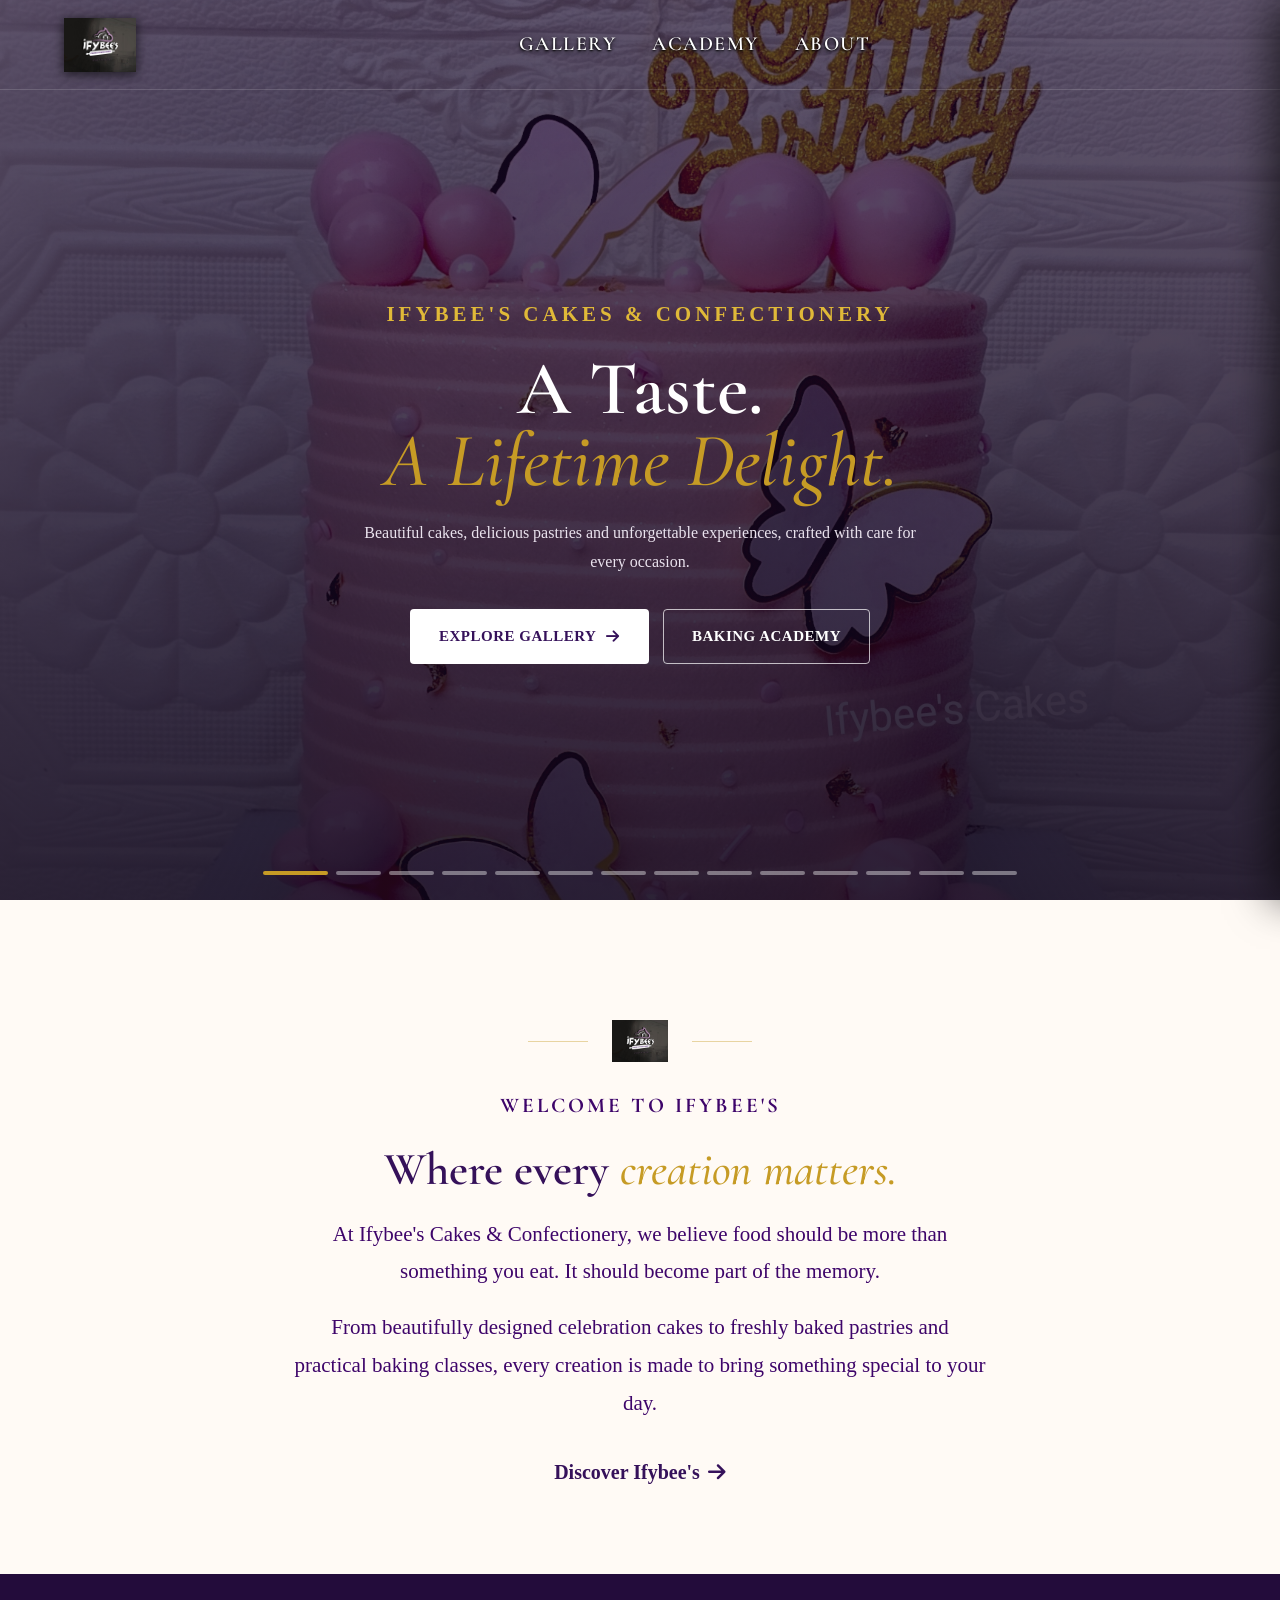
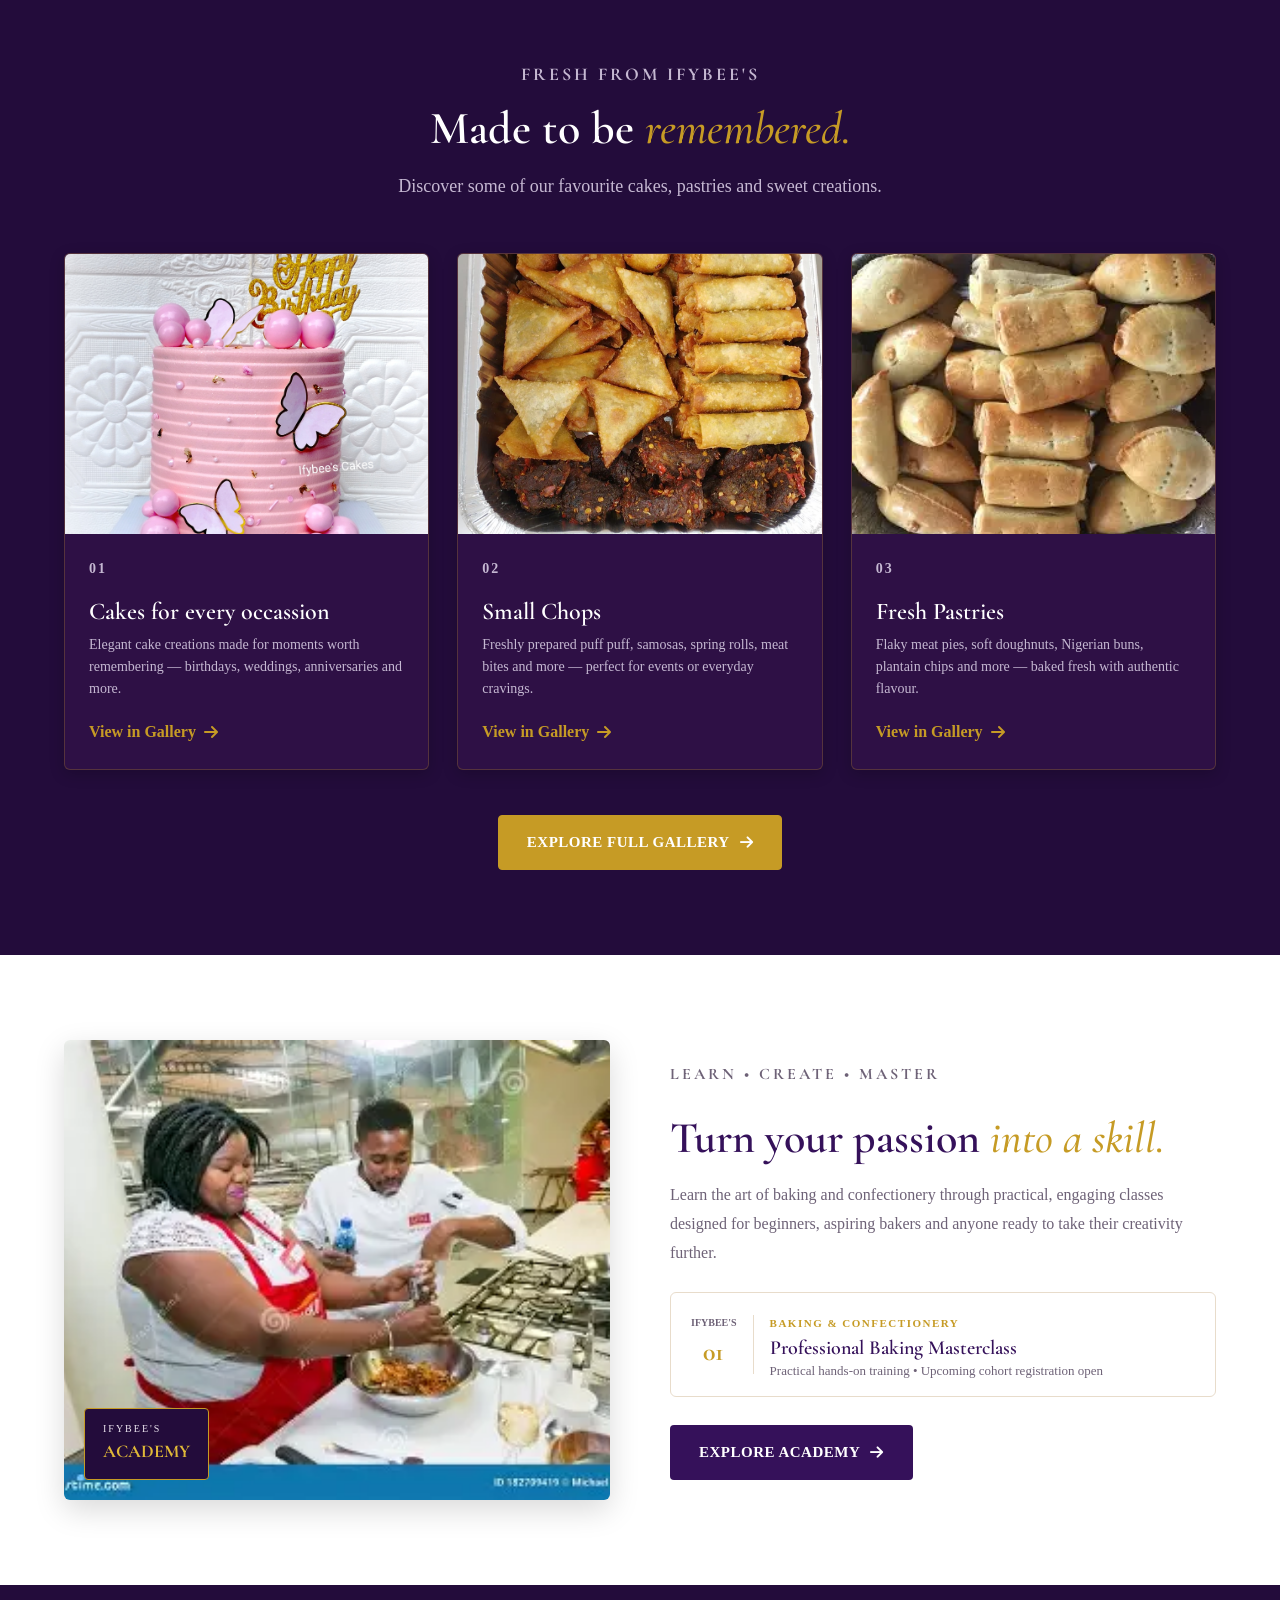
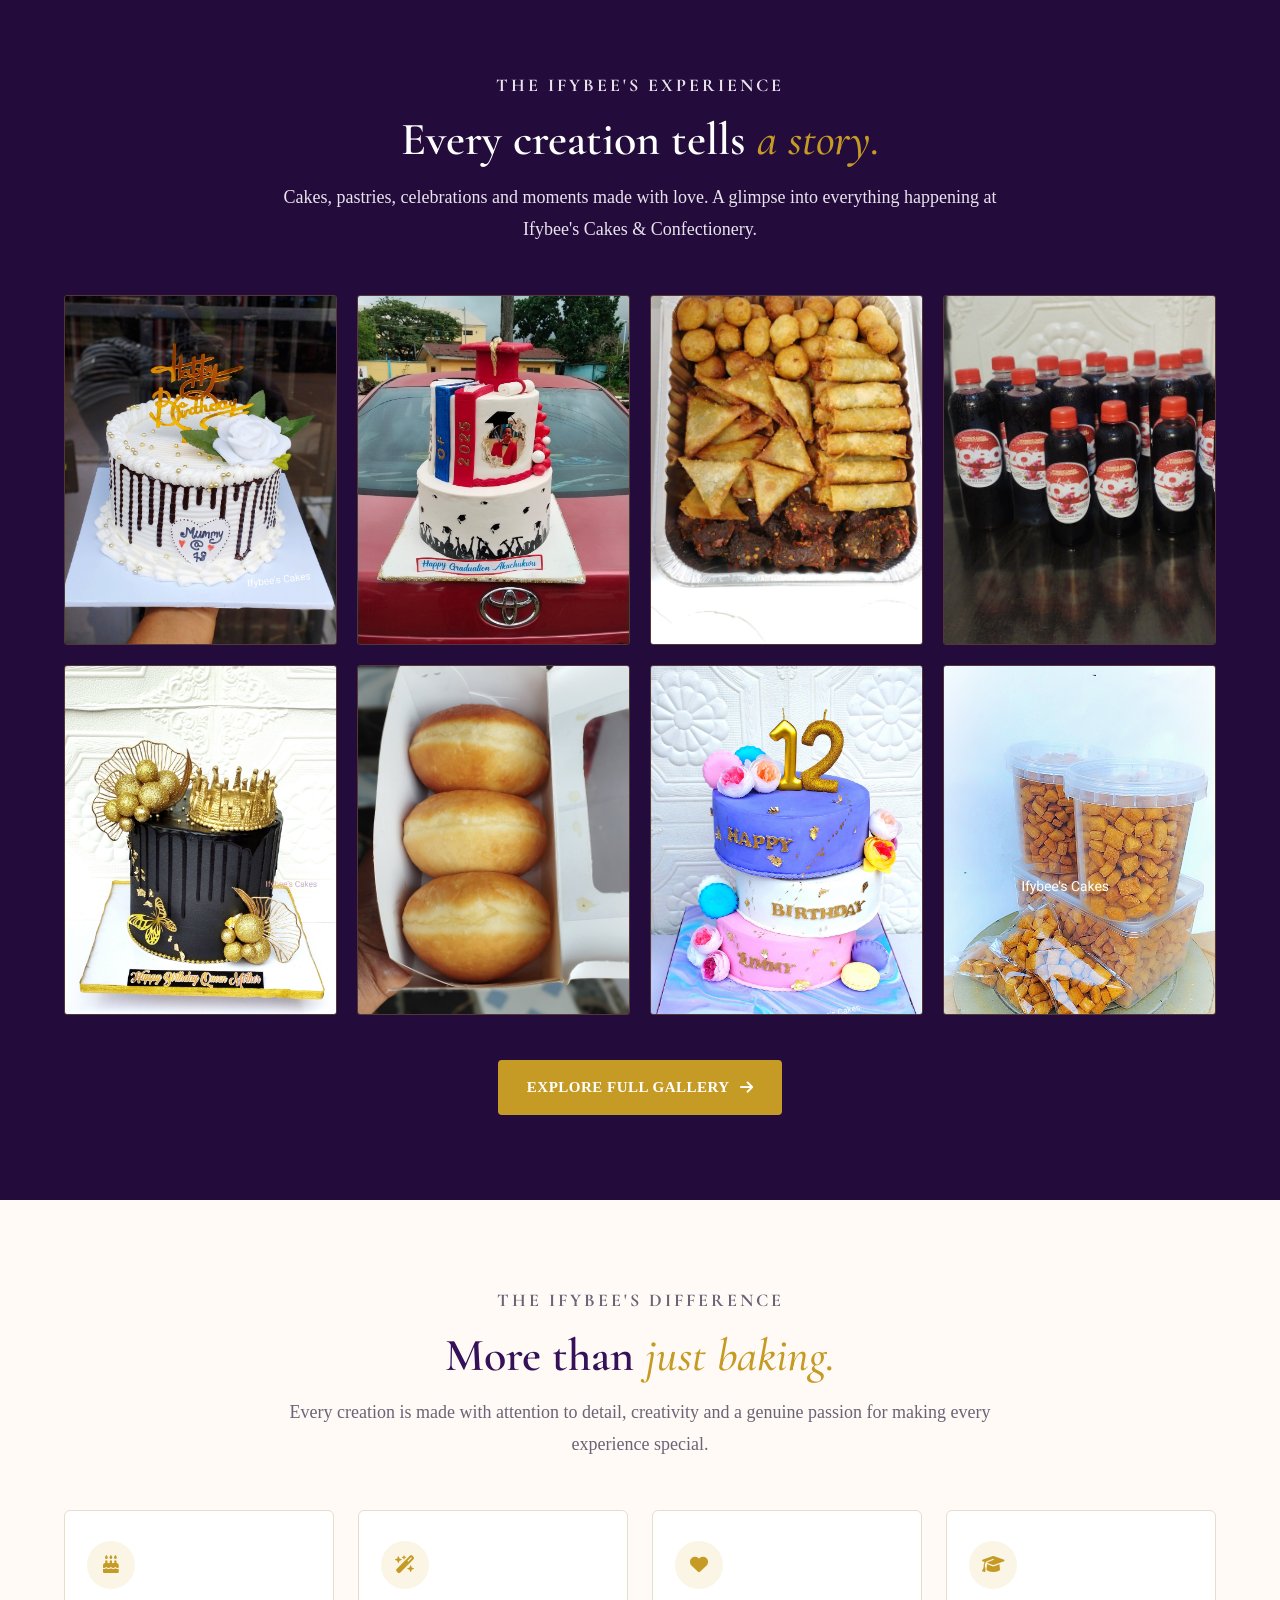
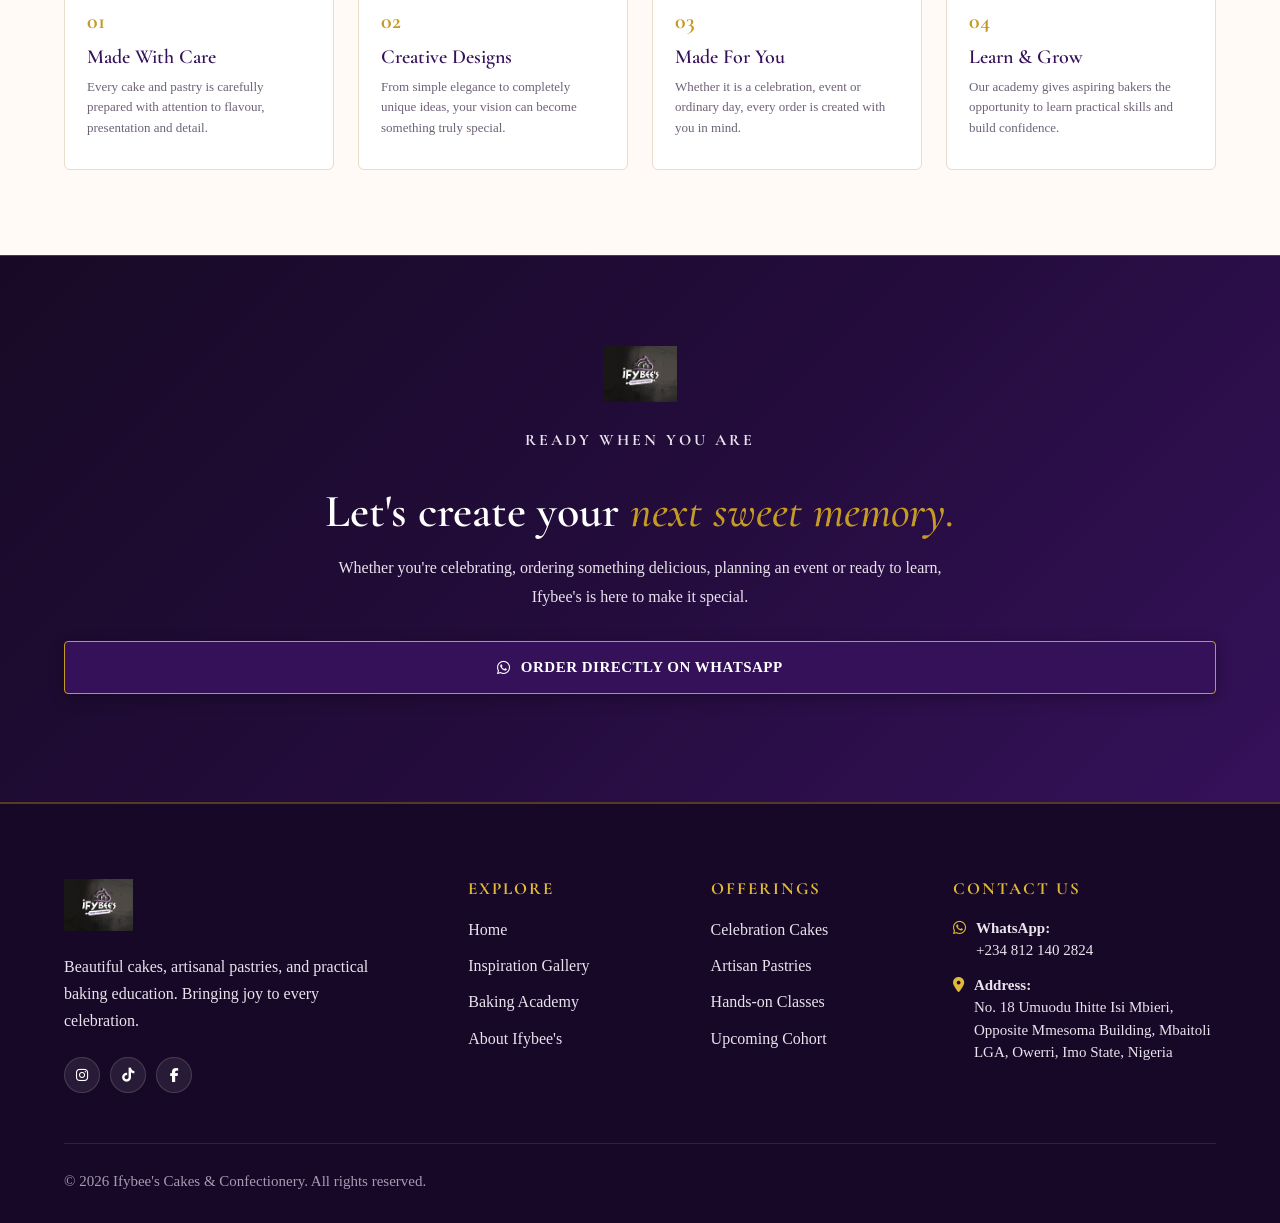
<file: FRONTEND_V1/index.html>
<!DOCTYPE html>
<html lang="en">
<head>
    <meta charset="UTF-8">
    <meta name="viewport" content="width=device-width, initial-scale=1.0">
    <meta name="description" content="Ifybee's Cakes & Confectionery — Beautiful celebration cakes, delicious pastries, and practical baking academy education.">
    <title>Ifybee's Cakes & Confectionery | Home</title>
    <link rel="icon" type="image/jpeg" href="IMAGES/ifybeeslogo.jpg">
    <link rel="preconnect" href="https://fonts.googleapis.com">
    <link rel="preconnect" href="https://fonts.gstatic.com" crossorigin>
    <link href="https://fonts.googleapis.com/css2?family=Cormorant+Garamond:ital,wght@0,500;0,600;0,700;1,500;1,600;1,700&display=swap" rel="stylesheet">
    <link rel="stylesheet" href="https://cdnjs.cloudflare.com/ajax/libs/font-awesome/6.5.2/css/all.min.css">
    <link rel="stylesheet" href="CSS/style.css">
    <link rel="stylesheet" href="CSS/home.css">
    <link rel="stylesheet" href="CSS/responsiveness.css">
</head>
<body>

    <!-- Header -->
    <header class="header">
        <div class="header-container">
            <a href="index.html" class="logo">
                <img src="IMAGES/ifybeeslogo.jpg" alt="Ifybee's Cakes and Confectionery Logo">
            </a>
            <nav class="nav">
                <a href="gallery.html">Gallery</a>
                <a href="academy.html">Academy</a>
                <a href="about.html">About</a>
            </nav>
            <div class="header-actions">
                <button class="menu-toggle" id="menuBtn" aria-label="Open mobile menu">
                    <i class="fa-solid fa-bars"></i>
                </button>
            </div>
        </div>
    </header>

    <!-- Sidebar -->
    <div class="menu-overlay" id="menuOverlay"></div>
    <aside class="mobile-menu" id="mobileMenu">
        <div class="mobile-menu-header">
            <a href="index.html" class="mobile-logo">
                <img src="IMAGES/ifybeeslogo.jpg" alt="Ifybee's Logo">
            </a>
            <button class="menu-close-btn" id="menuCloseBtn" aria-label="Close mobile menu">
                <i class="fa-solid fa-xmark" style="color: gold;"></i>
            </button>
        </div>
        <nav class="mobile-nav">
            <a href="gallery.html">Gallery</a>
            <a href="academy.html">Academy</a>
            <a href="about.html">About</a>
        </nav>
        <div class="mobile-menu-bottom">
            <p>Beautiful cakes, fresh pastries, and creative baking education.</p>
            <a href="https://wa.me/2348121402824?text=Hello%20Ifybee%27s%2C%20I%20would%20like%20to%20make%20an%20enquiry." target="_blank" class="button button-whatsapp sidebar-whatsapp">
                <i class="fa-brands fa-whatsapp"></i> Chat on WhatsApp
            </a>
            <div class="sidebar-socials">
                <a href="https://www.instagram.com/ifybeescakesandevents?dlrf=NmtrNG05b2NtMGFi" target="_blank" aria-label="Instagram"><i class="fa-brands fa-instagram"></i></a>
                <a href="https://www.tiktok.com/@ifybeescakes001?_r=1&_t=ZS-9AV1gxz7m4N" target="_blank" aria-label="TikTok"><i class="fa-brands fa-tiktok"></i></a>
                <a href="https://www.facebook.com/IfybeesCakesAndEvents" target="_blank" aria-label="Facebook"><i class="fa-brands fa-facebook-f"></i></a>
            </div>
        </div>
    </aside>

    <main>
        <!-- Hero -->
        <section class="hero">
            <div class="slides">
                <div class="slide active" style="background-image: url('IMAGES/cakes/IMG_20250924_105701.jpg');"></div>
                <div class="slide" style="background-image: url('IMAGES/cakes/IMG_20261010_130340.jpg');"></div>
                <div class="slide" style="background-image: url('IMAGES/pastries/IMG-20260528-WA0016.jpg');"></div>
                <div class="slide" style="background-image: url('IMAGES/cakes/IMG_20260721_201640.jpg');"></div>
                <div class="slide" style="background-image: url('IMAGES/pastries/IMG-20260528-WA0018.jpg');"></div>
                <div class="slide" style="background-image: url('IMAGES/cakes/IMG_20260817_132037.jpg');"></div>
                <div class="slide" style="background-image: url('IMAGES/pastries/IMG-20260527-WA0038(1).jpg');"></div>
                <div class="slide" style="background-image: url('IMAGES/cakes/IMG_20251206_093159.jpg');"></div>
                <div class="slide" style="background-image: url('IMAGES/pastries/meatpie.webp');"></div>
                <div class="slide" style="background-image: url('IMAGES/cakes/IMG_20260211_103925.jpg');"></div>
                <div class="slide" style="background-image: url('IMAGES/academy/A.webp');"></div>
                <div class="slide" style="background-image: url('IMAGES/cakes/IMG-20251203-WA0226.jpeg');"></div>
                <div class="slide" style="background-image: url('IMAGES/pastries/IMG-20260720-WA0069.jpg');"></div>
                <div class="slide" style="background-image: url('IMAGES/cakes/IMG-20260909-WA0030.jpg');"></div>
            </div>
            <div class="hero-dark"></div>
            <div class="hero-content">
                <p class="hero-label">IFYBEE'S CAKES & CONFECTIONERY</p>
                <h1>
                    A Taste.
                    <span>A Lifetime Delight.</span>
                </h1>
                <p class="hero-text">
                    Beautiful cakes, delicious pastries and unforgettable experiences, crafted with care for every occasion.
                </p>
                <div class="hero-buttons">
                    <a href="gallery.html" class="button main-button">
                        Explore Gallery
                        <i class="fa-solid fa-arrow-right"></i>
                    </a>
                    <a href="academy.html" class="button outline-button">
                        Baking Academy
                    </a>
                </div>
            </div>
            <div class="hero-bottom">
                <div class="slide-lines">
                    <button class="slide-line active" type="button" aria-label="Show slide 1"></button>
                    <button class="slide-line" type="button" aria-label="Show slide 2"></button>
                    <button class="slide-line" type="button" aria-label="Show slide 3"></button>
                    <button class="slide-line" type="button" aria-label="Show slide 4"></button>
                    <button class="slide-line" type="button" aria-label="Show slide 5"></button>
                    <button class="slide-line" type="button" aria-label="Show slide 6"></button>
                    <button class="slide-line" type="button" aria-label="Show slide 7"></button>
                    <button class="slide-line" type="button" aria-label="Show slide 8"></button>
                    <button class="slide-line" type="button" aria-label="Show slide 9"></button>
                    <button class="slide-line" type="button" aria-label="Show slide 10"></button>
                    <button class="slide-line" type="button" aria-label="Show slide 11"></button>
                    <button class="slide-line" type="button" aria-label="Show slide 12"></button>
                    <button class="slide-line" type="button" aria-label="Show slide 13"></button>
                    <button class="slide-line" type="button" aria-label="Show slide 14"></button>
                </div>
            </div>
        </section>

        <!-- Intro -->
        <section class="intro">
            <div class="brand-mark">
                <span></span>
                <img src="IMAGES/ifybeeslogo.jpg" alt="Ifybee's">
                <span></span>
            </div>
            <p class="section-label">WELCOME TO IFYBEE'S</p>
            <h2>
                Where every
                <span>creation matters.</span>
            </h2>
            <p>
                At Ifybee's Cakes & Confectionery, we believe food should be more than something you eat. It should become part of the memory.
            </p>
            <p>
                From beautifully designed celebration cakes to freshly baked pastries and practical baking classes, every creation is made to bring something special to your day.
            </p>
            <a href="about.html" class="text-link">
                Discover Ifybee's
                <i class="fa-solid fa-arrow-right"></i>
            </a>
        </section>

        <!-- Products -->
        <section class="products">
            <div class="container">
                <div class="section-heading">
                    <p class="section-label">FRESH FROM IFYBEE'S</p>
                    <h2>
                        Made to be
                        <span>remembered.</span>
                    </h2>
                    <p>
                        Discover some of our favourite cakes, pastries and sweet creations.
                    </p>
                </div>
                <div class="product-grid">
                    <article class="card">
                        <div class="card-image">
                            <img src="IMAGES/cakes/IMG_20250924_105701.jpg" alt="Ifybee's pink butterfly birthday cake" loading="lazy">
                        </div>
                        <div class="card-content">
                            <p class="card-number">01</p>
                            <h3>Cakes for every occassion</h3>
                            <p>
                                Elegant cake creations made for moments worth remembering — birthdays, weddings, anniversaries and more.
                            </p>
                            <a href="gallery.html" class="text-link">
                                View in Gallery
                                <i class="fa-solid fa-arrow-right"></i>
                            </a>
                        </div>
                    </article>

                    <article class="card">
                        <div class="card-image">
                            <img src="IMAGES/pastries/IMG-20260528-WA0018.jpg" alt="Ifybee's small chops tray — puff puff, samosas, spring rolls and suya" loading="lazy">
                        </div>
                        <div class="card-content">
                            <p class="card-number">02</p>
                            <h3>Small Chops</h3>
                            <p>
                                Freshly prepared puff puff, samosas, spring rolls, meat bites and more — perfect for events or everyday cravings.
                            </p>
                            <a href="gallery.html" class="text-link">
                                View in Gallery
                                <i class="fa-solid fa-arrow-right"></i>
                            </a>
                        </div>
                    </article>

                    <article class="card">
                        <div class="card-image">
                            <img src="IMAGES/pastries/meatpie.webp" alt="Ifybee's freshly baked Nigerian meat pie" loading="lazy">
                        </div>
                        <div class="card-content">
                            <p class="card-number">03</p>
                            <h3>Fresh Pastries</h3>
                            <p>
                                Flaky meat pies, soft doughnuts, Nigerian buns, plantain chips and more — baked fresh with authentic flavour.
                            </p>
                            <a href="gallery.html" class="text-link">
                                View in Gallery
                                <i class="fa-solid fa-arrow-right"></i>
                            </a>
                        </div>
                    </article>
                </div>
                <div class="center">
                    <a href="gallery.html" class="button dark-button">
                        Explore Full Gallery
                        <i class="fa-solid fa-arrow-right"></i>
                    </a>
                </div>
            </div>
        </section>

        <!-- Academy -->
        <section class="academy-home">
            <div class="container">
                <div class="academy-home-grid">
                    <div class="academy-home-image">
                        <img src="IMAGES/academy/A.webp" alt="Ifybee's Baking Academy Workshop" loading="lazy">
                        <div class="academy-home-badge">
                            <span>IFYBEE'S</span>
                            <strong>ACADEMY</strong>
                        </div>
                    </div>
                    <div class="academy-home-content">
                        <p class="section-label">LEARN • CREATE • MASTER</p>
                        <h2>
                            Turn your passion
                            <span>into a skill.</span>
                        </h2>
                        <p>
                            Learn the art of baking and confectionery through practical, engaging classes designed for beginners, aspiring bakers and anyone ready to take their creativity further.
                        </p>
                        <div class="class-box">
                            <div class="class-number">
                                <span>IFYBEE'S</span>
                                <strong>01</strong>
                            </div>
                            <div class="class-info">
                                <small>BAKING & CONFECTIONERY</small>
                                <h3>Professional Baking Masterclass</h3>
                                <p>Practical hands-on training • Upcoming cohort registration open</p>
                            </div>
                        </div>
                        <a href="academy.html" class="button dark-button">
                            Explore Academy
                            <i class="fa-solid fa-arrow-right"></i>
                        </a>
                    </div>
                </div>
            </div>
        </section>

        <!-- Gallery Preview -->
        <section class="gallery-preview">
            <div class="container">
                <div class="section-heading">
                    <p class="section-label">THE IFYBEE'S EXPERIENCE</p>
                    <h2>
                        Every creation tells
                        <span>a story.</span>
                    </h2>
                    <p>
                        Cakes, pastries, celebrations and moments made with love. A glimpse into everything happening at Ifybee's Cakes & Confectionery.
                    </p>
                </div>
                <div class="gallery-preview-grid">
                    <div class="gallery-preview-item">
                        <img src="IMAGES/cakes/IMG_20261010_130340.jpg" alt="Chocolate Drip Rose Cake — Mummy @ 49" loading="lazy">
                    </div>
                    <div class="gallery-preview-item">
                        <img src="IMAGES/IMG-20250726-WA0241.jpg" alt="Golden Draped Celebration Cake" loading="lazy">
                    </div>
                    <div class="gallery-preview-item">
                        <img src="IMAGES/IMG-20260528-WA0018(1).jpg" alt="Plantain Chips in branded cup packs" loading="lazy">
                    </div>
                    <div class="gallery-preview-item">
                        <img src="IMAGES/pastries/IMG-20260527-WA0038(1).jpg" alt="Zobo Fruit Drink display bottles" loading="lazy">
                    </div>
                    <div class="gallery-preview-item">
                        <img src="IMAGES/IMG_20250420_070917.jpg" alt="Blossom Floral Birthday Cake" loading="lazy">
                    </div>
                    <div class="gallery-preview-item">
                        <img src="IMAGES/pastries/IMG-20260720-WA0073.jpg" alt="Doughnuts in presentation box" loading="lazy">
                    </div>
                    <div class="gallery-preview-item">
                        <img src="IMAGES/cakes/IMG_20260926_233223.jpg" alt="Heritage Celebration Cake" loading="lazy">
                    </div>
                    <div class="gallery-preview-item">
                        <img src="IMAGES/IMG_20251215_115421.jpg" alt="Proud Ifybee Academy student with her finished cake" loading="lazy">
                    </div>
                </div>
                <div class="center">
                    <a href="gallery.html" class="button gold-button">
                        Explore Full Gallery
                        <i class="fa-solid fa-arrow-right"></i>
                    </a>
                </div>
            </div>
        </section>

        <!-- Why choose us -->
        <section class="why">
            <div class="container">
                <div class="section-heading">
                    <p class="section-label">THE IFYBEE'S DIFFERENCE</p>
                    <h2>
                        More than
                        <span>just baking.</span>
                    </h2>
                    <p>
                        Every creation is made with attention to detail, creativity and a genuine passion for making every experience special.
                    </p>
                </div>
                <div class="why-grid">
                    <article class="why-card">
                        <div class="why-icon">
                            <i class="fa-solid fa-cake-candles"></i>
                        </div>
                        <span>01</span>
                        <h3>Made With Care</h3>
                        <p>
                            Every cake and pastry is carefully prepared with attention to flavour, presentation and detail.
                        </p>
                    </article>
                    <article class="why-card">
                        <div class="why-icon">
                            <i class="fa-solid fa-wand-magic-sparkles"></i>
                        </div>
                        <span>02</span>
                        <h3>Creative Designs</h3>
                        <p>
                            From simple elegance to completely unique ideas, your vision can become something truly special.
                        </p>
                    </article>
                    <article class="why-card">
                        <div class="why-icon">
                            <i class="fa-solid fa-heart"></i>
                        </div>
                        <span>03</span>
                        <h3>Made For You</h3>
                        <p>
                            Whether it is a celebration, event or ordinary day, every order is created with you in mind.
                        </p>
                    </article>
                    <article class="why-card">
                        <div class="why-icon">
                            <i class="fa-solid fa-graduation-cap"></i>
                        </div>
                        <span>04</span>
                        <h3>Learn & Grow</h3>
                        <p>
                            Our academy gives aspiring bakers the opportunity to learn practical skills and build confidence.
                        </p>
                    </article>
                </div>
            </div>
        </section>

        <!-- CTA -->
        <section class="cta">
            <div class="container">
                <div class="cta-logo">
                    <img src="IMAGES/ifybeeslogo.jpg" alt="Ifybee's Cakes and Confectionery">
                </div>
                <p class="section-label">READY WHEN YOU ARE</p>
                <h2>
                    Let's create your
                    <span>next sweet memory.</span>
                </h2>
                <p>
                    Whether you're celebrating, ordering something delicious, planning an event or ready to learn, Ifybee's is here to make it special.
                </p>
                <div class="cta-buttons">
            <a href="https://wa.me/2348121402824?text=Hello%20Ifybee%27s%2C%20I%20would%20like%20to%20make%20an%20enquiry." target="_blank" class="button button-whatsapp sidebar-whatsapp">
                <i class="fa-brands fa-whatsapp"></i> Order directly on WhatsApp
            </a>
                </div>
            </div>
        </section>
    </main>

    <!-- Footer -->
    <footer class="footer">
        <div class="container">
            <div class="footer-grid">
                <div class="footer-brand">
                    <img src="IMAGES/ifybeeslogo.jpg" alt="Ifybee's Logo">
                    <p>
                        Beautiful cakes, artisanal pastries, and practical baking education. Bringing joy to every celebration.
                    </p>
                    <div class="footer-socials">
                        <a href="https://www.instagram.com/ifybeescakesandevents?dlrf=NmtrNG05b2NtMGFi" target="_blank" class="footer-social-link" aria-label="Instagram">
                            <i class="fa-brands fa-instagram"></i>
                        </a>
                        <a href="https://www.tiktok.com/@ifybeescakes001?_r=1&_t=ZS-9AV1gxz7m4N" target="_blank" class="footer-social-link" aria-label="TikTok">
                            <i class="fa-brands fa-tiktok"></i>
                        </a>
                        <a href="https://www.facebook.com/IfybeesCakesAndEvents" target="_blank" class="footer-social-link" aria-label="Facebook">
                            <i class="fa-brands fa-facebook-f"></i>
                        </a>
                    </div>
                </div>
                <div class="footer-column">
                    <h4>Explore</h4>
                    <ul class="footer-links">
                        <li><a href="index.html">Home</a></li>
                        <li><a href="gallery.html">Inspiration Gallery</a></li>
                        <li><a href="academy.html">Baking Academy</a></li>
                        <li><a href="about.html">About Ifybee's</a></li>
                    </ul>
                </div>
                <div class="footer-column">
                    <h4>Offerings</h4>
                    <ul class="footer-links">
                        <li><a href="gallery.html">Celebration Cakes</a></li>
                        <li><a href="gallery.html">Artisan Pastries</a></li>
                        <li><a href="academy.html">Hands-on Classes</a></li>
                        <li><a href="academy.html">Upcoming Cohort</a></li>
                    </ul>
                </div>
                <div class="footer-column">
                    <h4>Contact Us</h4>
                    <ul class="footer-contact">
                        <li>
                            <i class="fa-brands fa-whatsapp"></i>
                            <div>
                                <strong>WhatsApp:</strong><br>
                                <a href="https://wa.me/2348121402824?text=Hello%20Ifybee%27s%2C%20I%20would%20like%20to%20make%20an%20enquiry." target="_blank">+234 812 140 2824</a>
                            </div>
                        </li>
                        <li>
                            <i class="fa-solid fa-location-dot"></i>
                            <div>
                                <strong>Address:</strong><br>
                                <span>No. 18 Umuodu Ihitte Isi Mbieri, Opposite Mmesoma Building, Mbaitoli LGA, Owerri, Imo State, Nigeria</span>
                            </div>
                        </li>
                    </ul>
                </div>
            </div>
            <div class="footer-bottom">
                <span>&copy; <span id="currentYear">2026</span> Ifybee's Cakes & Confectionery. All rights reserved.</span>
            </div>
        </div>
    </footer>

    <!-- Scripts -->
    <script src="JS/main.js"></script>
    <script src="JS/home.js"></script>
</body>
</html>
</file>
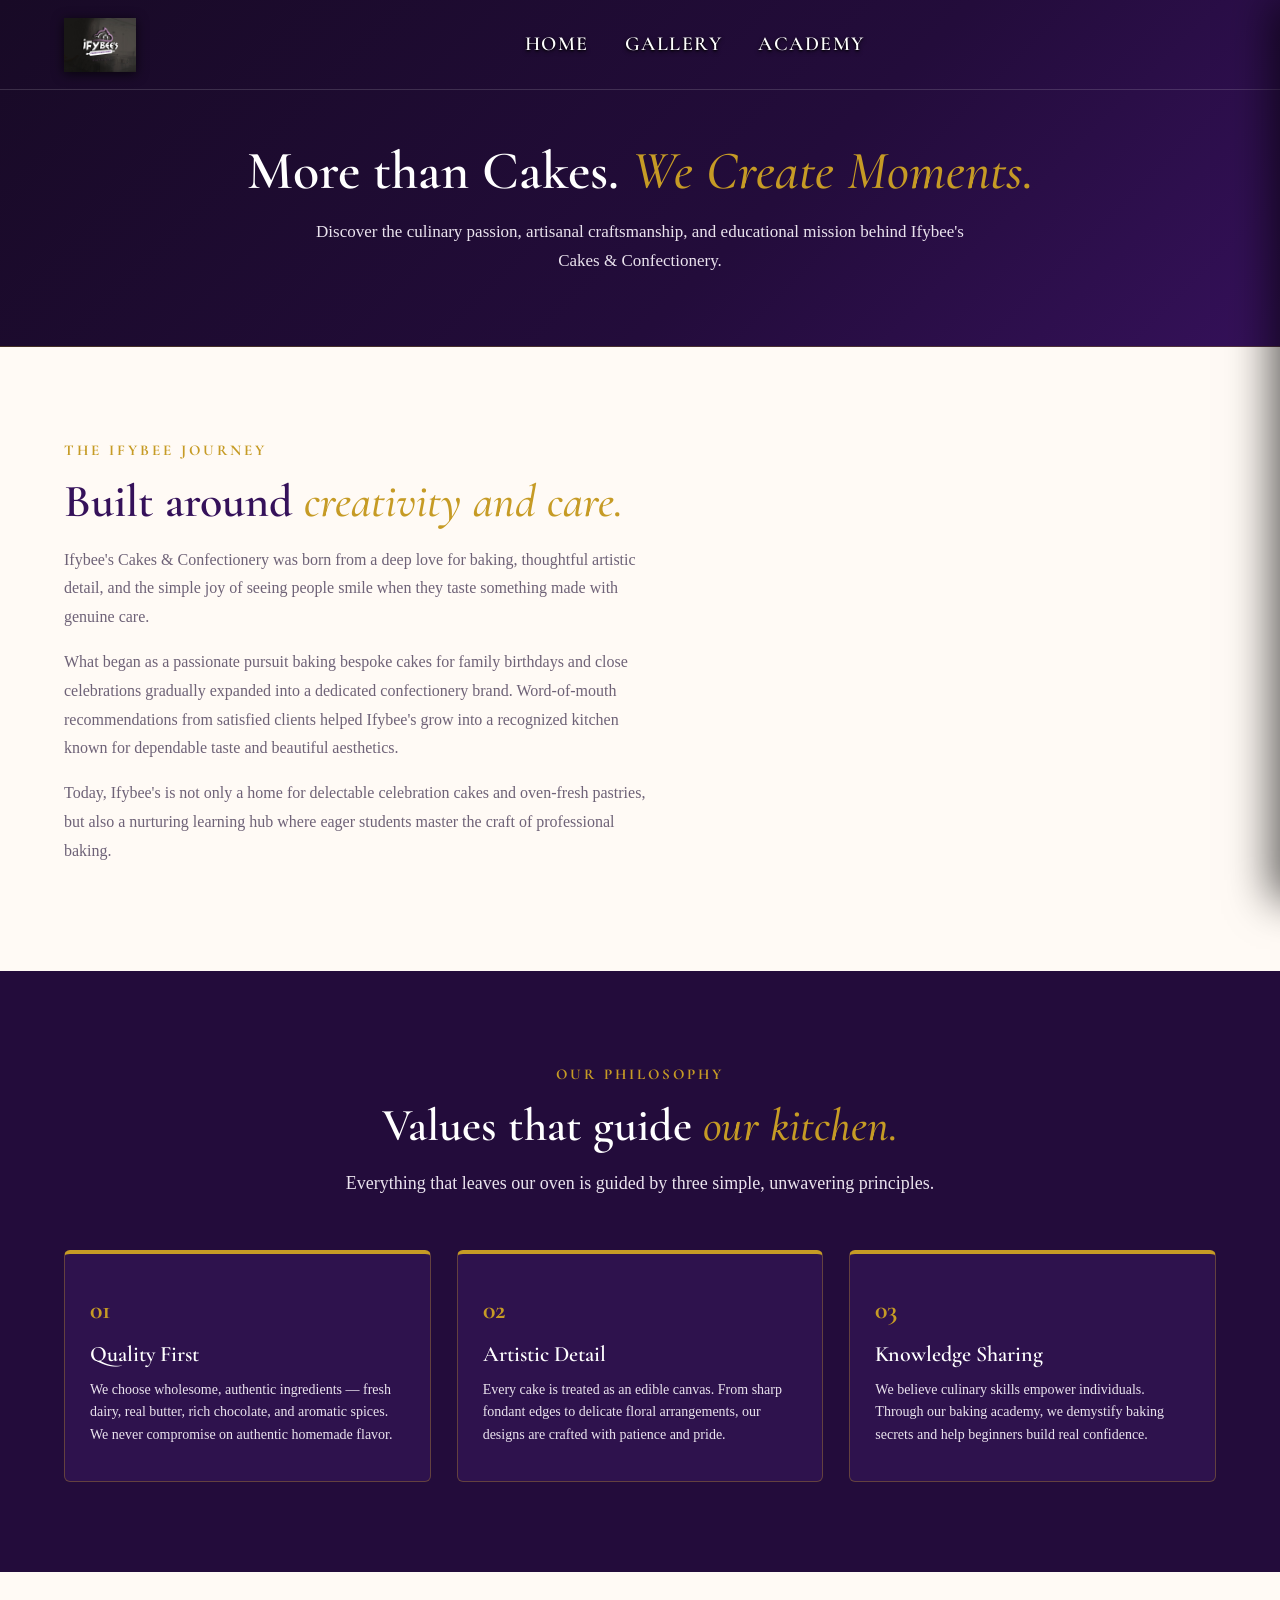
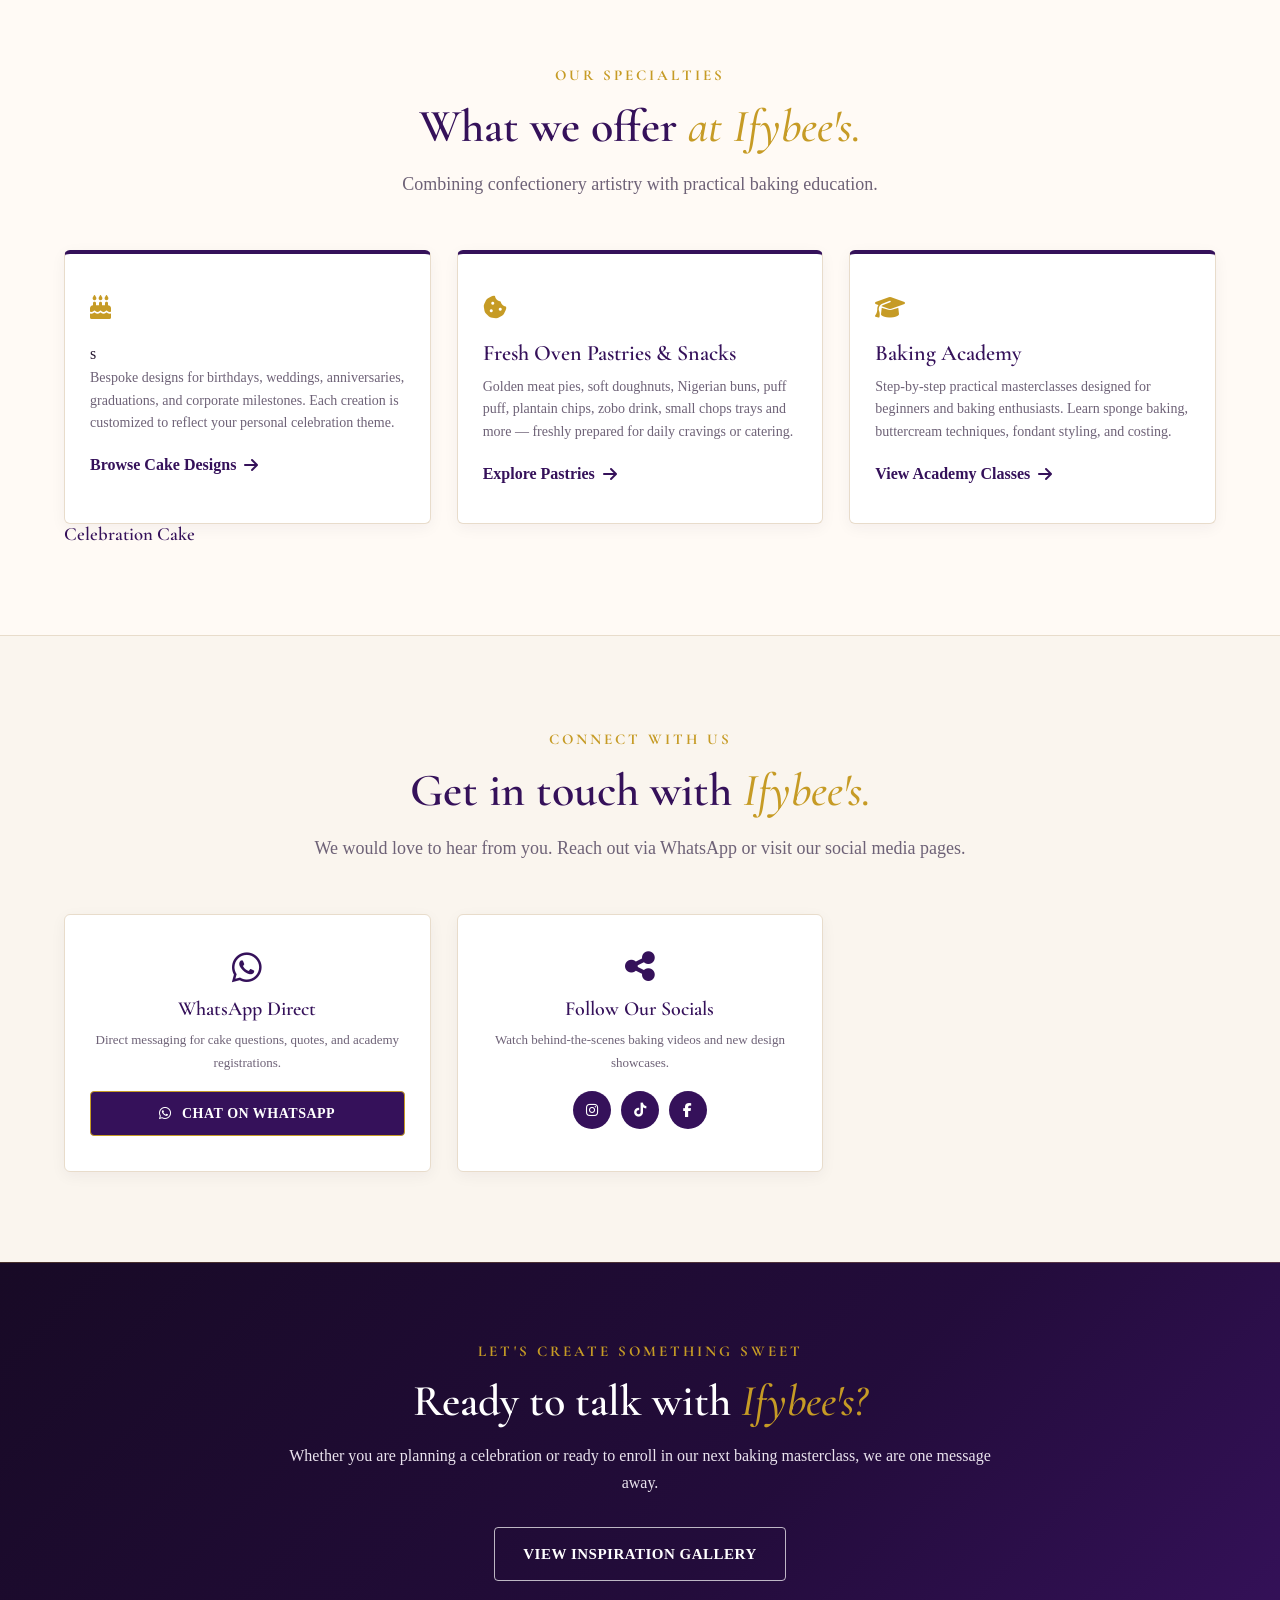
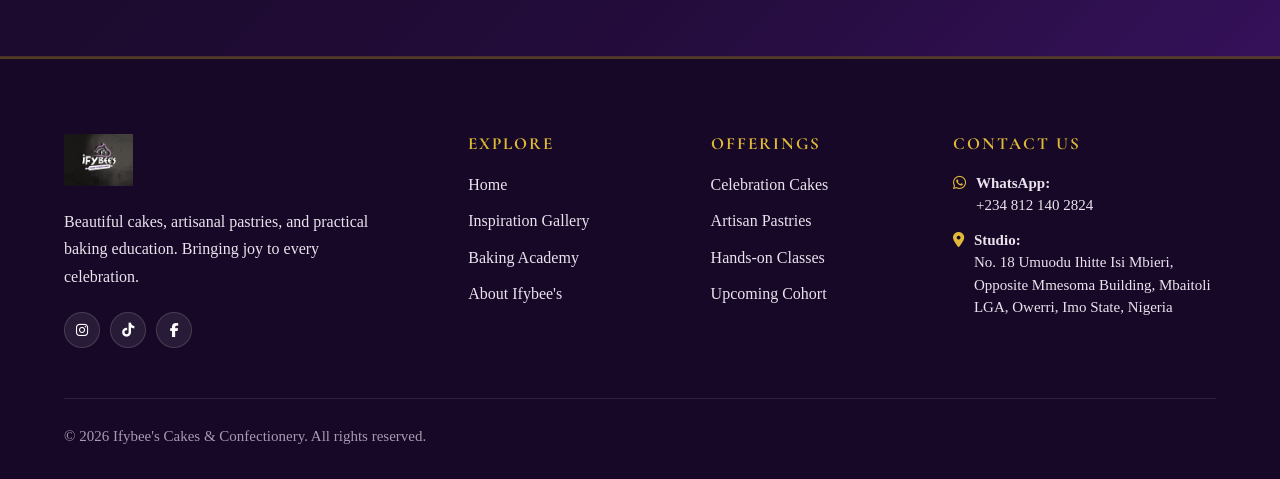
<file: FRONTEND_V1/about.html>
<!DOCTYPE html>
<html lang="en">
<head>
    <meta charset="UTF-8">
    <meta name="viewport" content="width=device-width, initial-scale=1.0">
    <meta name="description" content="About Ifybee's Cakes & Confectionery — Our story, culinary mission, artisanal confectionery offerings, and baking academy.">
    <title>About Us | Ifybee's Cakes & Confectionery</title>
    <link rel="icon" type="image/jpeg" href="IMAGES/ifybeeslogo.jpg">
    <link rel="preconnect" href="https://fonts.googleapis.com">
    <link rel="preconnect" href="https://fonts.gstatic.com" crossorigin>
    <link href="https://fonts.googleapis.com/css2?family=Cormorant+Garamond:ital,wght@0,500;0,600;0,700;1,500;1,600;1,700&display=swap" rel="stylesheet">
    <link rel="stylesheet" href="https://cdnjs.cloudflare.com/ajax/libs/font-awesome/6.5.2/css/all.min.css">
    <link rel="stylesheet" href="CSS/style.css">
    <link rel="stylesheet" href="CSS/about.css">
    <link rel="stylesheet" href="CSS/responsiveness.css">
</head>
<body>

    <!-- Header -->
    <header class="header">
        <div class="header-container">
            <a href="index.html" class="logo">
                <img src="IMAGES/ifybeeslogo.jpg" alt="Ifybee's Cakes and Confectionery Logo">
            </a>
            <nav class="nav">
                <a href="index.html">Home</a>
                <a href="gallery.html">Gallery</a>
                <a href="academy.html">Academy</a>
            </nav>
            <div class="header-actions">
                <button class="menu-toggle" id="menuBtn" aria-label="Open mobile menu">
                    <i class="fa-solid fa-bars"></i>
                </button>
            </div>
        </div>
    </header>

    <!-- Sidebar -->
    <div class="menu-overlay" id="menuOverlay"></div>
    <aside class="mobile-menu" id="mobileMenu">
        <div class="mobile-menu-header">
            <a href="index.html" class="mobile-logo">
                <img src="IMAGES/ifybeeslogo.jpg" alt="Ifybee's Logo">
            </a>
            <button class="menu-close-btn" id="menuCloseBtn" aria-label="Close mobile menu">
                <i class="fa-solid fa-xmark"></i>
            </button>
        </div>
        <nav class="mobile-nav">
            <a href="index.html">Home</a>
            <a href="gallery.html">Gallery</a>
            <a href="academy.html">Academy</a>
        </nav>
        <div class="mobile-menu-bottom">
            <p>Beautiful cakes, fresh pastries, and creative baking education.</p>
            <a href="https://wa.me/2348121402824?text=Hello%20Ifybee%27s%2C%20I%20would%20like%20to%20make%20an%20enquiry." target="_blank" class="button button-whatsapp sidebar-whatsapp">
                <i class="fa-brands fa-whatsapp"></i> Chat on WhatsApp
            </a>
            <div class="sidebar-socials">
                <a href="https://www.instagram.com/ifybeescakesandevents?dlrf=NmtrNG05b2NtMGFi" target="_blank" aria-label="Instagram"><i class="fa-brands fa-instagram"></i></a>
                <a href="https://www.tiktok.com/@ifybeescakes001?_r=1&_t=ZS-9AV1gxz7m4N" target="_blank" aria-label="TikTok"><i class="fa-brands fa-tiktok"></i></a>
                <a href="https://www.facebook.com/IfybeesCakesAndEvents" target="_blank" aria-label="Facebook"><i class="fa-brands fa-facebook-f"></i></a>
            </div>
        </div>
    </aside>

    <main>
        <!-- About Hero -->
        <section class="page-hero">
            <div class="container">
                <h1>More than Cakes. <span>We Create Moments.</span></h1>
                <p class="page-hero-desc">
                    Discover the culinary passion, artisanal craftsmanship, and educational mission behind Ifybee's Cakes & Confectionery.
                </p>
            </div>
        </section>

        <!-- Story -->
        <section class="section">
            <div class="container">
                <div class="about-story-grid">
                    <div>
                        <span class="section-label">THE IFYBEE JOURNEY</span>
                        <h2>Built around <span>creativity and care.</span></h2>
                        <p>
                            Ifybee's Cakes & Confectionery was born from a deep love for baking, thoughtful artistic detail, and the simple joy of seeing people smile when they taste something made with genuine care.
                        </p>
                        <p>
                            What began as a passionate pursuit baking bespoke cakes for family birthdays and close celebrations gradually expanded into a dedicated confectionery brand. Word-of-mouth recommendations from satisfied clients helped Ifybee's grow into a recognized kitchen known for dependable taste and beautiful aesthetics.
                        </p>
                        <p>
                            Today, Ifybee's is not only a home for delectable celebration cakes and oven-fresh pastries, but also a nurturing learning hub where eager students master the craft of professional baking.
                        </p>
                    </div>
                </div>
            </div>
        </section>



        <!-- Values -->
        <section class="section section-dark">
            <div class="container">
                <div class="section-heading">
                    <span class="section-label">OUR PHILOSOPHY</span>
                    <h2>Values that guide <span>our kitchen.</span></h2>
                    <p>
                        Everything that leaves our oven is guided by three simple, unwavering principles.
                    </p>
                </div>

                <div class="values-grid">
                    <div class="value-card">
                        <div class="value-num">01</div>
                        <h3>Quality First</h3>
                        <p>
                            We choose wholesome, authentic ingredients — fresh dairy, real butter, rich chocolate, and aromatic spices. We never compromise on authentic homemade flavor.
                        </p>
                    </div>
                    <div class="value-card">
                        <div class="value-num">02</div>
                        <h3>Artistic Detail</h3>
                        <p>
                            Every cake is treated as an edible canvas. From sharp fondant edges to delicate floral arrangements, our designs are crafted with patience and pride.
                        </p>
                    </div>
                    <div class="value-card">
                        <div class="value-num">03</div>
                        <h3>Knowledge Sharing</h3>
                        <p>
                            We believe culinary skills empower individuals. Through our baking academy, we demystify baking secrets and help beginners build real confidence.
                        </p>
                    </div>
                </div>
            </div>
        </section>

        <!-- Specialties -->
        <section class="section">
            <div class="container">
                <div class="section-heading">
                    <span class="section-label">OUR SPECIALTIES</span>
                    <h2>What we offer <span>at Ifybee's.</span></h2>
                    <p>
                        Combining confectionery artistry with practical baking education.
                    </p>
                </div>

                <div class="offerings-grid">
                    <div class="offer-card">
                        <div class="offer-icon"><i class="fa-solid fa-cake-candles"></i></div>
                        s</h3>
                        <p>
                            Bespoke designs for birthdays, weddings, anniversaries, graduations, and corporate milestones. Each creation is customized to reflect your personal celebration theme.
                        </p>
                        <a href="gallery.html" class="text-link">Browse Cake Designs <i class="fa-solid fa-arrow-right"></i></a>
                    </div>
                    <div class="offer-card">
                        <div class="offer-icon"><i class="fa-solid fa-cookie-bite"></i></div>
                        <h3>Fresh Oven Pastries & Snacks</h3>
                        <p>
                            Golden meat pies, soft doughnuts, Nigerian buns, puff puff, plantain chips, zobo drink, small chops trays and more — freshly prepared for daily cravings or catering.
                        </p>
                        <a href="gallery.html" class="text-link">Explore Pastries <i class="fa-solid fa-arrow-right"></i></a>
                    </div>
                    <div class="offer-card">
                        <div class="offer-icon"><i class="fa-solid fa-graduation-cap"></i></div>
                        <h3>Baking Academy</h3>
                        <p>
                            Step-by-step practical masterclasses designed for beginners and baking enthusiasts. Learn sponge baking, buttercream techniques, fondant styling, and costing.
                        </p>
                        <a href="academy.html" class="text-link">View Academy Classes <i class="fa-solid fa-arrow-right"></i></a>
                    </div>
                </div><h3>Celebration Cake
            </div>
        </section>

        <!-- Contact -->
        <section class="section contact-section">
            <div class="container">
                <div class="section-heading">
                    <span class="section-label">CONNECT WITH US</span>
                    <h2>Get in touch with <span>Ifybee's.</span></h2>
                    <p>
                        We would love to hear from you. Reach out via WhatsApp or visit our social media pages.
                    </p>
                </div>

                <div class="contact-grid">
                    <div class="contact-card">
                        <i class="fa-brands fa-whatsapp contact-main-icon"></i>
                        <h3>WhatsApp Direct</h3>
                        <p>Direct messaging for cake questions, quotes, and academy registrations.</p>
                        <a href="https://wa.me/2348121402824?text=Hello%20Ifybee%27s%2C%20I%20would%20like%20to%20make%20an%20enquiry." target="_blank" class="button button-whatsapp button-small">
                            <i class="fa-brands fa-whatsapp"></i> Chat on WhatsApp
                        </a>
                    </div>
                    <div class="contact-card">
                        <i class="fa-solid fa-share-nodes contact-main-icon"></i>
                        <h3>Follow Our Socials</h3>
                        <p>Watch behind-the-scenes baking videos and new design showcases.</p>
                        <div class="social-pill-group">
                            <a href="https://www.instagram.com/ifybeescakesandevents?dlrf=NmtrNG05b2NtMGFi" target="_blank" aria-label="Instagram">
                                <i class="fa-brands fa-instagram"></i>
                            </a>
                            <a href="https://www.tiktok.com/@ifybeescakes001?_r=1&_t=ZS-9AV1gxz7m4N" target="_blank" aria-label="TikTok">
                                <i class="fa-brands fa-tiktok"></i>
                            </a>
                            <a href="https://www.facebook.com/IfybeesCakesAndEvents" target="_blank" aria-label="Facebook">
                                <i class="fa-brands fa-facebook-f"></i>
                            </a>
                        </div>
                    </div>
                </div>
            </div>
        </section>

        <!-- CTA -->
        <section class="cta-banner">
            <div class="container">
                <div class="cta-banner-box">
                    <span class="section-label">LET'S CREATE SOMETHING SWEET</span>
                    <h2>Ready to talk with <span>Ifybee's?</span></h2>
                    <p>
                        Whether you are planning a celebration or ready to enroll in our next baking masterclass, we are one message away.
                    </p>
                    <div class="cta-actions">
                        <a href="gallery.html" class="button outline-button">
                            View Inspiration Gallery
                        </a>
                    </div>
                </div>
            </div>
        </section>
    </main>

    <!-- Footer -->
    <footer class="footer">
        <div class="container">
            <div class="footer-grid">
                <div class="footer-brand">
                    <img src="IMAGES/ifybeeslogo.jpg" alt="Ifybee's Logo">
                    <p>
                        Beautiful cakes, artisanal pastries, and practical baking education. Bringing joy to every celebration.
                    </p>
                    <div class="footer-socials">
                        <a href="https://www.instagram.com/ifybeescakesandevents?dlrf=NmtrNG05b2NtMGFi" target="_blank" class="footer-social-link" aria-label="Instagram">
                            <i class="fa-brands fa-instagram"></i>
                        </a>
                        <a href="https://www.tiktok.com/@ifybeescakes001?_r=1&_t=ZS-9AV1gxz7m4N" target="_blank" class="footer-social-link" aria-label="TikTok">
                            <i class="fa-brands fa-tiktok"></i>
                        </a>
                        <a href="https://www.facebook.com/IfybeesCakesAndEvents" target="_blank" class="footer-social-link" aria-label="Facebook">
                            <i class="fa-brands fa-facebook-f"></i>
                        </a>
                    </div>
                </div>
                <div class="footer-column">
                    <h4>Explore</h4>
                    <ul class="footer-links">
                        <li><a href="index.html">Home</a></li>
                        <li><a href="gallery.html">Inspiration Gallery</a></li>
                        <li><a href="academy.html">Baking Academy</a></li>
                        <li><a href="about.html">About Ifybee's</a></li>
                    </ul>
                </div>
                <div class="footer-column">
                    <h4>Offerings</h4>
                    <ul class="footer-links">
                        <li><a href="gallery.html">Celebration Cakes</a></li>
                        <li><a href="gallery.html">Artisan Pastries</a></li>
                        <li><a href="academy.html">Hands-on Classes</a></li>
                        <li><a href="academy.html">Upcoming Cohort</a></li>
                    </ul>
                </div>
                <div class="footer-column">
                    <h4>Contact Us</h4>
                    <ul class="footer-contact">
                        <li>
                            <i class="fa-brands fa-whatsapp"></i>
                            <div>
                                <strong>WhatsApp:</strong><br>
                                <a href="https://wa.me/2348121402824?text=Hello%20Ifybee%27s%2C%20I%20would%20like%20to%20make%20an%20enquiry." target="_blank">+234 812 140 2824</a>
                            </div>
                        </li>
                        <li>
                            <i class="fa-solid fa-location-dot"></i>
                            <div>
                                <strong>Studio:</strong><br>
                                <span>No. 18 Umuodu Ihitte Isi Mbieri, Opposite Mmesoma Building, Mbaitoli LGA, Owerri, Imo State, Nigeria</span>
                            </div>
                        </li>
                    </ul>
                </div>
            </div>
            <div class="footer-bottom">
                <span>&copy; <span id="currentYear">2026</span> Ifybee's Cakes & Confectionery. All rights reserved.</span>
            </div>
        </div>
    </footer>

    <!-- Scripts -->
    <script src="JS/main.js"></script>
</body>
</html>
</file>
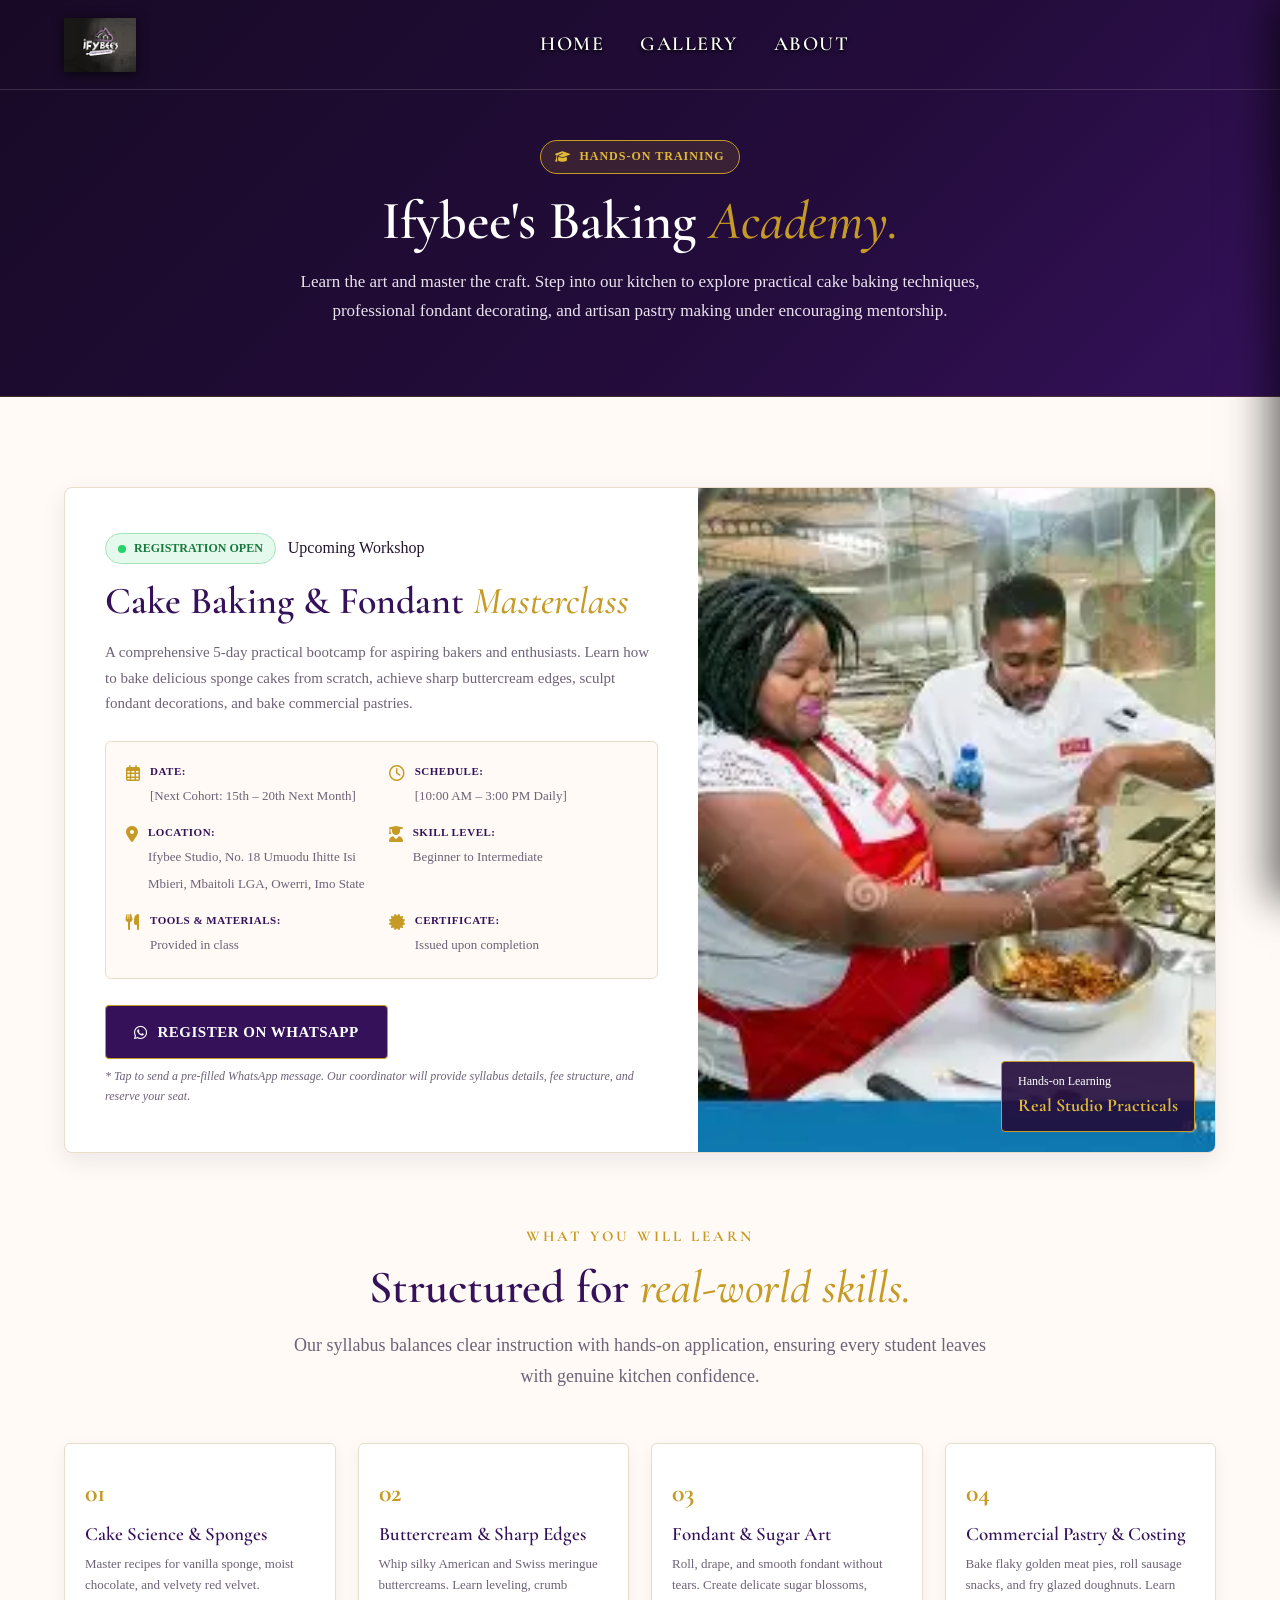
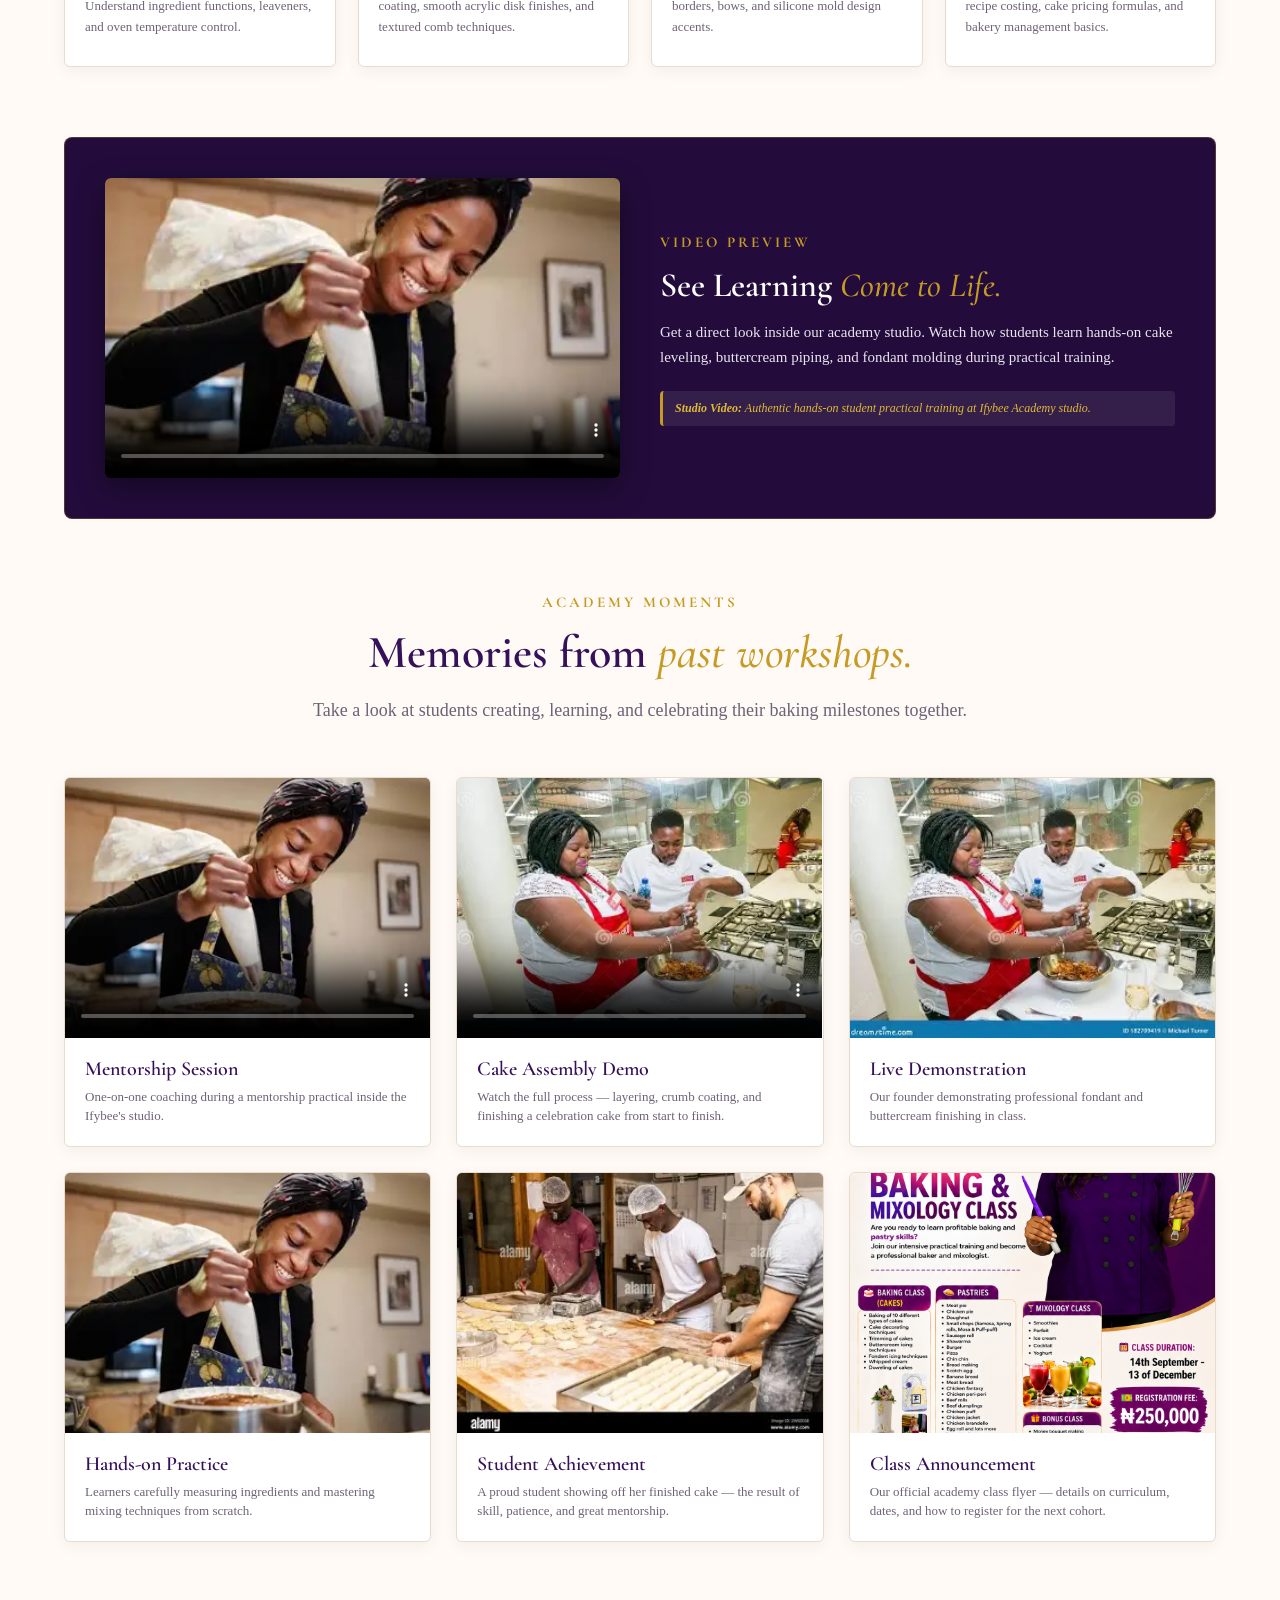
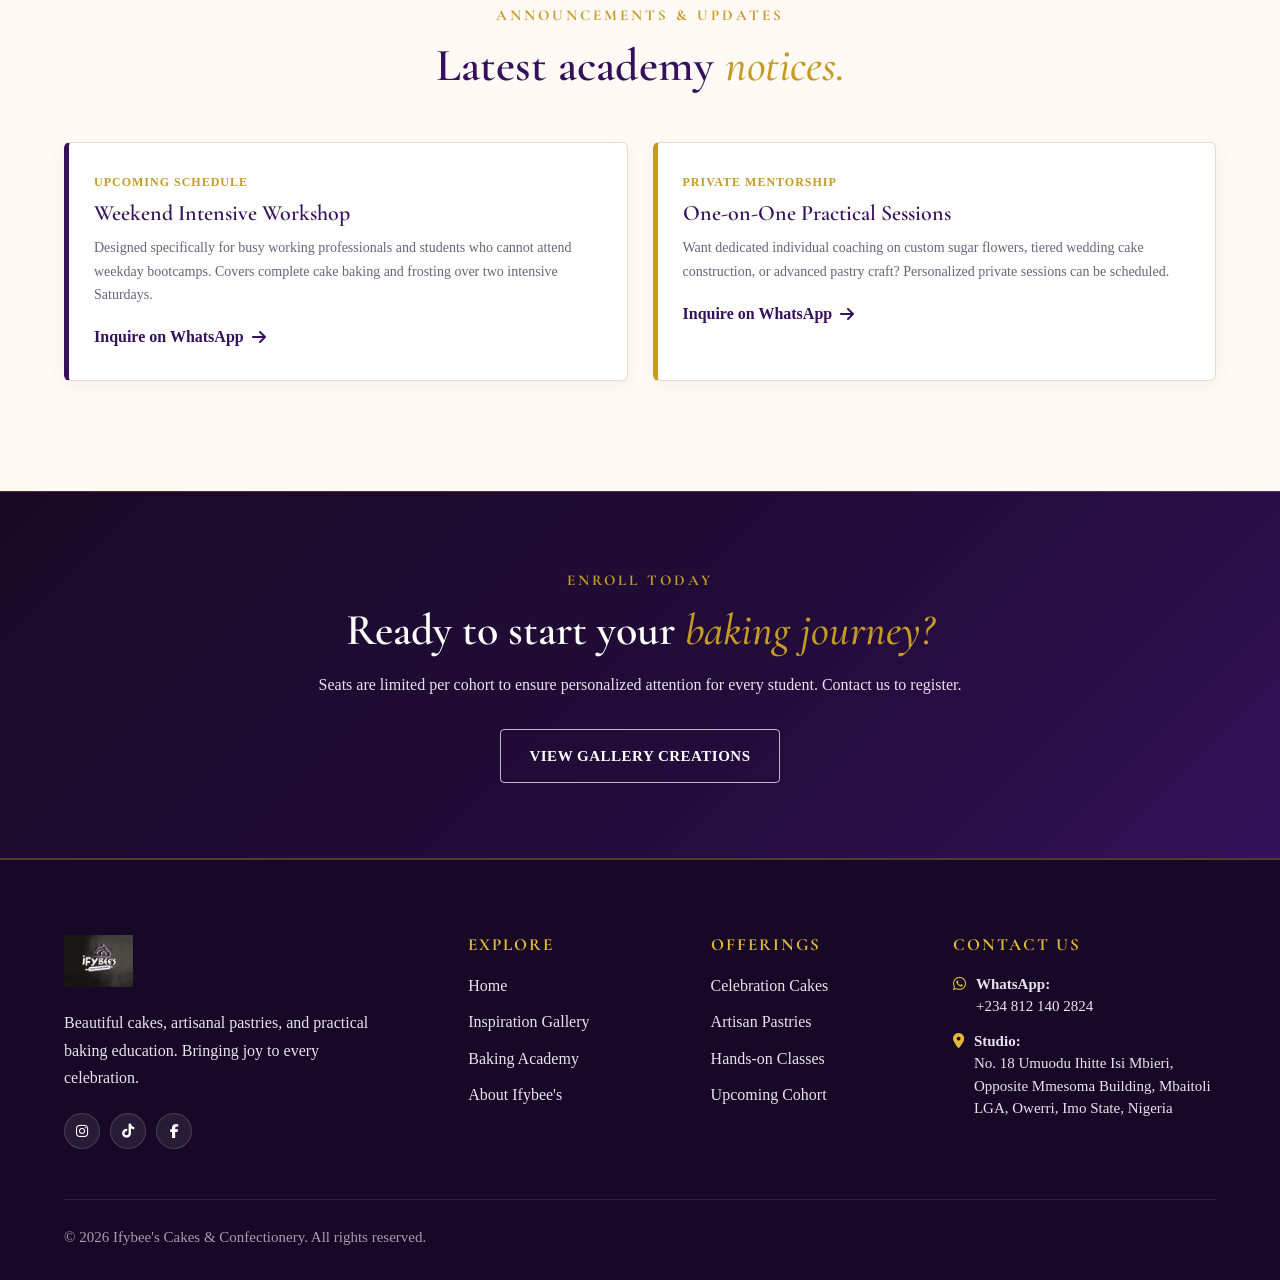
<file: FRONTEND_V1/academy.html>
<!DOCTYPE html>
<html lang="en">
<head>
    <meta charset="UTF-8">
    <meta name="viewport" content="width=device-width, initial-scale=1.0">
    <meta name="description" content="Ifybee's Baking Academy — Practical hands-on baking, cake decorating, and pastry crafting masterclasses for beginners and enthusiasts.">
    <title>Baking Academy | Ifybee's Cakes & Confectionery</title>
    <link rel="icon" type="image/jpeg" href="IMAGES/ifybeeslogo.jpg">
    <link rel="preconnect" href="https://fonts.googleapis.com">
    <link rel="preconnect" href="https://fonts.gstatic.com" crossorigin>
    <link href="https://fonts.googleapis.com/css2?family=Cormorant+Garamond:ital,wght@0,500;0,600;0,700;1,500;1,600;1,700&display=swap" rel="stylesheet">
    <link rel="stylesheet" href="https://cdnjs.cloudflare.com/ajax/libs/font-awesome/6.5.2/css/all.min.css">
    <link rel="stylesheet" href="CSS/style.css">
    <link rel="stylesheet" href="CSS/academy.css">
    <link rel="stylesheet" href="CSS/responsiveness.css">
</head>
<body>

    <!-- Header -->
    <header class="header">
        <div class="header-container">
            <a href="index.html" class="logo">
                <img src="IMAGES/ifybeeslogo.jpg" alt="Ifybee's Cakes and Confectionery Logo">
            </a>
            <nav class="nav">
                <a href="index.html">Home</a>
                <a href="gallery.html">Gallery</a>
                <a href="about.html">About</a>
            </nav>
            <div class="header-actions">
                <button class="menu-toggle" id="menuBtn" aria-label="Open mobile menu">
                    <i class="fa-solid fa-bars"></i>
                </button>
            </div>
        </div>
    </header>

    <!-- Sidebar -->
    <div class="menu-overlay" id="menuOverlay"></div>
    <aside class="mobile-menu" id="mobileMenu">
        <div class="mobile-menu-header">
            <a href="index.html" class="mobile-logo">
                <img src="IMAGES/ifybeeslogo.jpg" alt="Ifybee's Logo">
            </a>
            <button class="menu-close-btn" id="menuCloseBtn" aria-label="Close mobile menu">
                <i class="fa-solid fa-xmark"></i>
            </button>
        </div>
        <nav class="mobile-nav">
            <a href="index.html">Home</a>
            <a href="gallery.html">Gallery</a>
            <a href="about.html">About</a>
        </nav>
        <div class="mobile-menu-bottom">
            <p>Beautiful cakes, fresh pastries, and creative baking education.</p>
            <a href="https://wa.me/2348121402824?text=Hello%20Ifybee%27s%2C%20I%20would%20like%20to%20make%20an%20enquiry." target="_blank" class="button button-whatsapp sidebar-whatsapp">
                <i class="fa-brands fa-whatsapp"></i> Chat on WhatsApp
            </a>
            <div class="sidebar-socials">
                <a href="https://www.instagram.com/ifybeescakesandevents?dlrf=NmtrNG05b2NtMGFi" target="_blank" aria-label="Instagram"><i class="fa-brands fa-instagram"></i></a>
                <a href="https://www.tiktok.com/@ifybeescakes001?_r=1&_t=ZS-9AV1gxz7m4N" target="_blank" aria-label="TikTok"><i class="fa-brands fa-tiktok"></i></a>
                <a href="https://www.facebook.com/IfybeesCakesAndEvents" target="_blank" aria-label="Facebook"><i class="fa-brands fa-facebook-f"></i></a>
            </div>
        </div>
    </aside>

    <main>
        <!-- Academy Hero -->
        <section class="page-hero">
            <div class="container">
                <span class="notice-pill"><i class="fa-solid fa-graduation-cap"></i> Hands-on Training</span>
                <h1>Ifybee's Baking <span>Academy.</span></h1>
                <p class="page-hero-desc">
                    Learn the art and master the craft. Step into our kitchen to explore practical cake baking techniques, professional fondant decorating, and artisan pastry making under encouraging mentorship.
                </p>
            </div>
        </section>

        <!-- Current Class -->
        <section class="section">
            <div class="container">
                <div class="current-class">
                    <div class="current-class-details">
                        <div class="status-row">
                            <span class="status-pill">
                                <span class="dot"></span> Registration Open
                            </span>
                            <span class="badge badge-purple">Upcoming Workshop</span>
                        </div>

                        <h2>Cake Baking & Fondant <span>Masterclass</span></h2>
                        <p class="class-desc">
                            A comprehensive 5-day practical bootcamp for aspiring bakers and enthusiasts. Learn how to bake delicious sponge cakes from scratch, achieve sharp buttercream edges, sculpt fondant decorations, and bake commercial pastries.
                        </p>

                        <div class="meta-grid">
                            <div class="meta-box">
                                <i class="fa-regular fa-calendar-days"></i>
                                <div>
                                    <strong>Date:</strong>
                                    <span>[Next Cohort: 15th – 20th Next Month]</span>
                                </div>
                            </div>
                            <div class="meta-box">
                                <i class="fa-regular fa-clock"></i>
                                <div>
                                    <strong>Schedule:</strong>
                                    <span>[10:00 AM – 3:00 PM Daily]</span>
                                </div>
                            </div>
                            <div class="meta-box">
                                <i class="fa-solid fa-location-dot"></i>
                                <div>
                                    <strong>Location:</strong>
                                    <span>Ifybee Studio, No. 18 Umuodu Ihitte Isi Mbieri, Mbaitoli LGA, Owerri, Imo State</span>
                                </div>
                            </div>
                            <div class="meta-box">
                                <i class="fa-solid fa-user-graduate"></i>
                                <div>
                                    <strong>Skill Level:</strong>
                                    <span>Beginner to Intermediate</span>
                                </div>
                            </div>
                            <div class="meta-box">
                                <i class="fa-solid fa-utensils"></i>
                                <div>
                                    <strong>Tools & Materials:</strong>
                                    <span>Provided in class</span>
                                </div>
                            </div>
                            <div class="meta-box">
                                <i class="fa-solid fa-certificate"></i>
                                <div>
                                    <strong>Certificate:</strong>
                                    <span>Issued upon completion</span>
                                </div>
                            </div>
                        </div>

                        <div class="registration-box">
                            <a href="https://wa.me/2348121402824?text=Hello%20Ifybee%27s%2C%20I%20would%20like%20to%20register%20for%20the%20upcoming%20Baking%20Masterclass." target="_blank" class="button button-whatsapp">
                                <i class="fa-brands fa-whatsapp"></i> Register on WhatsApp
                            </a>
                            <small>
                                * Tap to send a pre-filled WhatsApp message. Our coordinator will provide syllabus details, fee structure, and reserve your seat.
                            </small>
                        </div>
                    </div>

                    <div class="current-class-image">
                        <img src="IMAGES/academy/A.webp" alt="Practical Baking Academy Class in Session">
                        <div class="image-tag">
                            <span>Hands-on Learning</span>
                            <strong>Real Studio Practicals</strong>
                        </div>
                    </div>
                </div>

                <!-- Curriculum -->
                <div class="section-heading">
                    <span class="section-label">WHAT YOU WILL LEARN</span>
                    <h2>Structured for <span>real-world skills.</span></h2>
                    <p>
                        Our syllabus balances clear instruction with hands-on application, ensuring every student leaves with genuine kitchen confidence.
                    </p>
                </div>

                <div class="curriculum-grid">
                    <div class="curriculum-card">
                        <div class="module-num">01</div>
                        <h3>Cake Science & Sponges</h3>
                        <p>
                            Master recipes for vanilla sponge, moist chocolate, and velvety red velvet. Understand ingredient functions, leaveners, and oven temperature control.
                        </p>
                    </div>
                    <div class="curriculum-card">
                        <div class="module-num">02</div>
                        <h3>Buttercream & Sharp Edges</h3>
                        <p>
                            Whip silky American and Swiss meringue buttercreams. Learn leveling, crumb coating, smooth acrylic disk finishes, and textured comb techniques.
                        </p>
                    </div>
                    <div class="curriculum-card">
                        <div class="module-num">03</div>
                        <h3>Fondant & Sugar Art</h3>
                        <p>
                            Roll, drape, and smooth fondant without tears. Create delicate sugar blossoms, borders, bows, and silicone mold design accents.
                        </p>
                    </div>
                    <div class="curriculum-card">
                        <div class="module-num">04</div>
                        <h3>Commercial Pastry & Costing</h3>
                        <p>
                            Bake flaky golden meat pies, roll sausage snacks, and fry glazed doughnuts. Learn recipe costing, cake pricing formulas, and bakery management basics.
                        </p>
                    </div>
                </div>

                <!-- Class Video -->
                <div class="academy-featured-video">
                    <div class="featured-video-box">
                        <video controls poster="IMAGES/academy/acade.webp" preload="none">
                            <source src="VIDEOS/VID_20260926_105441.mp4" type="video/mp4">
                            Your browser does not support HTML5 video.
                        </video>
                    </div>
                    <div class="featured-video-text">
                        <span class="section-label">VIDEO PREVIEW</span>
                        <h3>See Learning <span>Come to Life.</span></h3>
                        <p>
                            Get a direct look inside our academy studio. Watch how students learn hands-on cake leveling, buttercream piping, and fondant molding during practical training.
                        </p>
                        <div class="video-credit-note">
                            <strong>Studio Video:</strong> Authentic hands-on student practical training at Ifybee Academy studio.
                        </div>
                    </div>
                </div>

                <!-- Previous Classes -->
                <div class="section-heading">
                    <span class="section-label">ACADEMY MOMENTS</span>
                    <h2>Memories from <span>past workshops.</span></h2>
                    <p>
                        Take a look at students creating, learning, and celebrating their baking milestones together.
                    </p>
                </div>

                <div class="academy-grid">
                    <div class="academy-card">
                        <div class="academy-card-img">
                            <video controls poster="IMAGES/academy/acade.webp" preload="none" style="width:100%;height:100%;object-fit:cover;">
                                <source src="VIDEOS/VID_20260926_144544.mp4" type="video/mp4">
                                Your browser does not support HTML5 video.
                            </video>
                        </div>
                        <div class="academy-card-body">
                            <h4>Mentorship Session</h4>
                            <p>One-on-one coaching during a mentorship practical inside the Ifybee's studio.</p>
                        </div>
                    </div>
                    <div class="academy-card">
                        <div class="academy-card-img">
                            <video controls poster="IMAGES/academy/A.webp" preload="none" style="width:100%;height:100%;object-fit:cover;">
                                <source src="VIDEOS/78fc3f036b0c65d253dd30618456644f.mp4" type="video/mp4">
                                Your browser does not support HTML5 video.
                            </video>
                        </div>
                        <div class="academy-card-body">
                            <h4>Cake Assembly Demo</h4>
                            <p>Watch the full process — layering, crumb coating, and finishing a celebration cake from start to finish.</p>
                        </div>
                    </div>
                    <div class="academy-card">
                        <div class="academy-card-img">
                            <img src="IMAGES/academy/A.webp" alt="Ifybee demonstrating cake decorating to students" loading="lazy">
                        </div>
                        <div class="academy-card-body">
                            <h4>Live Demonstration</h4>
                            <p>Our founder demonstrating professional fondant and buttercream finishing in class.</p>
                        </div>
                    </div>
                    <div class="academy-card">
                        <div class="academy-card-img">
                            <img src="IMAGES/academy/acade.webp" alt="Students measuring ingredients and mixing cake batter" loading="lazy">
                        </div>
                        <div class="academy-card-body">
                            <h4>Hands-on Practice</h4>
                            <p>Learners carefully measuring ingredients and mastering mixing techniques from scratch.</p>
                        </div>
                    </div>
                    <div class="academy-card">
                        <div class="academy-card-img">
                            <img src="IMAGES/academy/acsa.webp" alt="A proud academy student displaying her completed cake" loading="lazy">
                        </div>
                        <div class="academy-card-body">
                            <h4>Student Achievement</h4>
                            <p>A proud student showing off her finished cake — the result of skill, patience, and great mentorship.</p>
                        </div>
                    </div>
                    <div class="academy-card">
                        <div class="academy-card-img">
                            <img src="IMAGES/academy/file_000000003fd08246ad0846f3a525e5c6.png" alt="Official Ifybee's Academy class announcement poster" loading="lazy">
                        </div>
                        <div class="academy-card-body">
                            <h4>Class Announcement</h4>
                            <p>Our official academy class flyer — details on curriculum, dates, and how to register for the next cohort.</p>
                        </div>
                    </div>
                </div>

                <!-- Announcements -->
                <div class="section-heading">
                    <span class="section-label">ANNOUNCEMENTS & UPDATES</span>
                    <h2>Latest academy <span>notices.</span></h2>
                </div>

                <div class="announcements-grid">
                    <div class="announcement-card">
                        <div class="announcement-date">Upcoming Schedule</div>
                        <h3>Weekend Intensive Workshop</h3>
                        <p>
                            Designed specifically for busy working professionals and students who cannot attend weekday bootcamps. Covers complete cake baking and frosting over two intensive Saturdays.
                        </p>
                        <a href="https://wa.me/2348121402824?text=Hello%20Ifybee%27s%2C%20I%20am%20interested%20in%20the%20Weekend%20Intensive%20Workshop." target="_blank" class="text-link">
                            Inquire on WhatsApp <i class="fa-solid fa-arrow-right"></i>
                        </a>
                    </div>
                    <div class="announcement-card gold-border">
                        <div class="announcement-date">Private Mentorship</div>
                        <h3>One-on-One Practical Sessions</h3>
                        <p>
                            Want dedicated individual coaching on custom sugar flowers, tiered wedding cake construction, or advanced pastry craft? Personalized private sessions can be scheduled.
                        </p>
                        <a href="https://wa.me/2348121402824?text=Hello%20Ifybee%27s%2C%20I%20am%20interested%20in%20One-on-One%20Private%20Mentorship." target="_blank" class="text-link">
                            Inquire on WhatsApp <i class="fa-solid fa-arrow-right"></i>
                        </a>
                    </div>
                </div>
            </div>
        </section>

        <!-- CTA -->
        <section class="cta-banner" style="background: linear-gradient(135deg, #180a26 0%, #230c3b 60%, #35115a 100%); color: #ffffff; padding: 75px 0; text-align: center; border-top: 1px solid rgba(198, 155, 37, 0.25);">
            <div class="container">
                <div class="cta-banner-box" style="max-width: 720px; margin: 0 auto;">
                    <span class="section-label">ENROLL TODAY</span>
                    <h2 style="color: #ffffff; font-size: 44px; margin-bottom: 16px;">Ready to start your <span>baking journey?</span></h2>
                    <p style="color: #eae3ee; font-size: 16px; margin-bottom: 30px; line-height: 1.7;">
                        Seats are limited per cohort to ensure personalized attention for every student. Contact us to register.
                    </p>
                    <div class="cta-actions" style="display: flex; gap: 15px; justify-content: center; flex-wrap: wrap;">
                        <a href="gallery.html" class="button outline-button">
                            View Gallery Creations
                        </a>
                    </div>
                </div>
            </div>
        </section>
    </main>

    <!-- Footer -->
    <footer class="footer">
        <div class="container">
            <div class="footer-grid">
                <div class="footer-brand">
                    <img src="IMAGES/ifybeeslogo.jpg" alt="Ifybee's Logo">
                    <p>
                        Beautiful cakes, artisanal pastries, and practical baking education. Bringing joy to every celebration.
                    </p>
                    <div class="footer-socials">
                        <a href="https://www.instagram.com/ifybeescakesandevents?dlrf=NmtrNG05b2NtMGFi" target="_blank" class="footer-social-link" aria-label="Instagram">
                            <i class="fa-brands fa-instagram"></i>
                        </a>
                        <a href="https://www.tiktok.com/@ifybeescakes001?_r=1&_t=ZS-9AV1gxz7m4N" target="_blank" class="footer-social-link" aria-label="TikTok">
                            <i class="fa-brands fa-tiktok"></i>
                        </a>
                        <a href="https://www.facebook.com/IfybeesCakesAndEvents" target="_blank" class="footer-social-link" aria-label="Facebook">
                            <i class="fa-brands fa-facebook-f"></i>
                        </a>
                    </div>
                </div>
                <div class="footer-column">
                    <h4>Explore</h4>
                    <ul class="footer-links">
                        <li><a href="index.html">Home</a></li>
                        <li><a href="gallery.html">Inspiration Gallery</a></li>
                        <li><a href="academy.html">Baking Academy</a></li>
                        <li><a href="about.html">About Ifybee's</a></li>
                    </ul>
                </div>
                <div class="footer-column">
                    <h4>Offerings</h4>
                    <ul class="footer-links">
                        <li><a href="gallery.html">Celebration Cakes</a></li>
                        <li><a href="gallery.html">Artisan Pastries</a></li>
                        <li><a href="academy.html">Hands-on Classes</a></li>
                        <li><a href="academy.html">Upcoming Cohort</a></li>
                    </ul>
                </div>
                <div class="footer-column">
                    <h4>Contact Us</h4>
                    <ul class="footer-contact">
                        <li>
                            <i class="fa-brands fa-whatsapp"></i>
                            <div>
                                <strong>WhatsApp:</strong><br>
                                <a href="https://wa.me/2348121402824?text=Hello%20Ifybee%27s%2C%20I%20would%20like%20to%20make%20an%20enquiry." target="_blank">+234 812 140 2824</a>
                            </div>
                        </li>
                        <li>
                            <i class="fa-solid fa-location-dot"></i>
                            <div>
                                <strong>Studio:</strong><br>
                                <span>No. 18 Umuodu Ihitte Isi Mbieri, Opposite Mmesoma Building, Mbaitoli LGA, Owerri, Imo State, Nigeria</span>
                            </div>
                        </li>
                    </ul>
                </div>
            </div>
            <div class="footer-bottom">
                <span>&copy; <span id="currentYear">2026</span> Ifybee's Cakes & Confectionery. All rights reserved.</span>
            </div>
        </div>
    </footer>

    <!-- Scripts -->
    <script src="JS/main.js"></script>
</body>
</html>
</file>
<file: FRONTEND_V1/CSS/style.css>
@import url('https://fonts.googleapis.com/css2?family=Cormorant+Garamond:ital,wght@0,500;0,600;0,700;1,500;1,600;1,700&display=swap');

/*General Styling*/
* {
    margin: 0;
    padding: 0;
    box-sizing: border-box;
}

html {
    scroll-behavior: smooth;
}

body {
    font-family: "Times New Roman", Times, serif;
    background-color: #fffaf5;
    color: #24152f;
    line-height: 1.65;
    overflow-x: hidden;
}

body.menu-open {
    overflow: hidden;
}

img {
    max-width: 100%;
    height: auto;
    display: block;
}

a {
    color: inherit;
    text-decoration: none;
    transition: 0.3s ease;
}

button {
    font-family: inherit;
    cursor: pointer;
    border: none;
    background: none;

}

p {
    font-size: 17px;
    line-height: 1.75;
}


h1, h2, h3, h4 {
    font-family: "Cormorant Garamond", Georgia, serif;
    font-weight: 600;
    color: #35115a;
    line-height: 1.15;
}

h1 span, h2 span, h3 span {
    color: #c69b25;
    font-style: italic;
    font-weight: 500;
}

.section-label,
.eyebrow {
    font-family: "Cormorant Garamond", Georgia, serif;
    font-size: 15px;
    font-weight: 700;
    letter-spacing: 3px;
    text-transform: uppercase;
    color: #c69b25;
    margin-bottom: 12px;
    display: inline-block;
}

.container {
    width: 90%;
    max-width: 1200px;
    margin: 0 auto;
}

.section {
    padding: 90px 0;
}

.section-heading {
    text-align: center;
    max-width: 720px;
    margin: 0 auto 50px auto;
}

.section-heading h2 {
    font-size: 46px;
    margin-bottom: 16px;
}

.section-heading p {
    font-size: 18px;
    color: #6e6277;
}

.center {
    text-align: center;
    margin-top: 45px;
}

/* Buttons */
.button {
    display: inline-flex;
    align-items: center;
    justify-content: center;
    gap: 10px;
    padding: 14px 28px;
    font-family: "Times New Roman", Times, serif;
    font-size: 15px;
    font-weight: 700;
    letter-spacing: 0.5px;
    text-transform: uppercase;
    border-radius: 4px;
    border: 1px solid transparent;
    cursor: pointer;
    transition: 0.3s ease;
}

.main-button {
    background-color:#ffffff;
    color: #35115a;
}

.main-button:hover {
    background-color: #c69b25;
    color: #ffffff;
    transform: translateY(-2px);
}

.dark-button {
    background-color: #35115a;
    color: #ffffff;
}

.dark-button:hover {
    background-color: #c69b25;
    color: #ffffff;
    transform: translateY(-2px);
}

.gold-button {
    background-color: #c69b25;
    color: #ffffff;
}

.gold-button:hover {
    background-color: #b3881b;
    color: #ffffff;
    transform: translateY(-2px);
}

.outline-button {
    background-color: transparent;
    color: #ffffff;
    border-color: rgba(255, 255, 255, 0.7);
}

.outline-button:hover {
    background-color: rgba(255, 255, 255, 0.15);
    border-color: #c69b25;
    color: #c69b25;
    transform: translateY(-2px);
}

.button-whatsapp {
    background-color: #35115a;
    color: #ffffff;
    border: 1px solid #c69b25;
}

.button-whatsapp:hover {
    background-color: #c69b25;
    border-color: #c69b25;
    color: #ffffff;
    transform: translateY(-2px);
}

.button-small {
    padding: 10px 18px;
    font-size: 14px;
}

.text-link {
    display: inline-flex;
    align-items: center;
    gap: 8px;
    font-family: "Times New Roman", Times, serif;
    font-size: 16px;
    font-weight: 700;
    color: #35115a;
}

.text-link:hover {
    color: #c69b25;
    gap: 12px;
}

/* Brand mark */
.brand-mark {
    display: flex;
    align-items: center;
    justify-content: center;
    gap: 24px;
    margin: 35px 0 25px 0;
}

.brand-mark span {
    width: 60px;
    height: 1px;
    background-color: rgba(198, 155, 37, 0.4);
}

.brand-mark img {
    height: 42px;
    width: auto;
}

/* Header */
.header {
    position: fixed;
    top: 0;
    left: 0;
    width: 100%;
    height: 90px;
    background-color: transparent !important;
    border-bottom: 1px solid rgba(255, 255, 255, 0.15);
    z-index: 100;
    transition: height 0.3s ease, border-color 0.3s ease;
}

.header.scrolled {
    height: 80px;
    background-color: transparent !important;
    border-bottom: 1px solid rgba(255, 255, 255, 0.25);
    box-shadow: none;
}

.header-container {
    width: 90%;
    max-width: 1200px;
    height: 100%;
    margin: 0 auto;
    display: flex;
    align-items: center;
    justify-content: space-between;
}

/* Logo */
.logo {
    display: flex;
    align-items: center;
    padding: 6px 12px 6px 0;
    margin-right: 25px;
}

.logo img {
    height: 54px;
    width: auto;
    display: block;
    filter: drop-shadow(0 2px 6px rgba(0, 0, 0, 0.7));
    transition: height 0.3s ease;
}

.header.scrolled .logo img {
    height: 48px;
}

.nav {
    display: flex;
    align-items: center;
    gap: 36px;
}

.nav a {
    color: #ffffff;
    font-family: "Cormorant Garamond", Georgia, serif;
    font-size: 20px;
    font-weight: 600;
    letter-spacing: 1.5px;
    text-transform: uppercase;
    padding: 6px 0;
    position: relative;
    text-shadow: 0 2px 4px rgba(0, 0, 0, 0.85), 0 1px 2px rgba(0, 0, 0, 0.95);
    transition: color 0.3s ease, text-shadow 0.3s ease;
}

.nav a:hover {
    color: #e0b938;
    text-shadow: 0 2px 6px rgba(0, 0, 0, 0.95);
}

.menu-toggle {
    display: none;
    width: 44px;
    height: 44px;
    border: 1px solid rgba(255, 255, 255, 0.3);
    border-radius: 4px;
    color: #ffffff;
    font-size: 20px;
    align-items: center;
    justify-content: center;
    background: rgba(255, 255, 255, 0.1);
}

/* Sidebar */
.menu-overlay {
    position: fixed;
    top: 0;
    left: 0;
    width: 100%;
    height: 100%;
    background-color: rgba(15, 5, 26, 0.75);
    opacity: 0;
    visibility: hidden;
    z-index: 150;
    transition: 0.3s ease;
}

.mobile-menu {
    position: fixed;
    top: 0;
    right: 0;
    width: 320px;
    max-width: 85%;
    height: 100vh;
    background: linear-gradient(180deg, #1f0a35 0%, #290e44 50%, #150524 100%);
    border-left: 2px solid rgba(198, 155, 37, 0.45);
    box-shadow: -10px 0 40px rgba(0, 0, 0, 0.6);
    z-index: 160;
    padding: 30px 24px;
    display: flex;
    flex-direction: column;
    transform: translateX(100%);
    transition: transform 0.35s cubic-bezier(0.4, 0, 0.2, 1);
    overflow-y: auto;
}

body.menu-open .menu-overlay {
    opacity: 1;
    visibility: visible;
}

body.menu-open .mobile-menu {
    transform: translateX(0);
}

.mobile-menu-header {
    display: flex;
    align-items: center;
    justify-content: space-between;
    padding-bottom: 22px;
    border-bottom: 1px solid rgba(198, 155, 37, 0.25);
    margin-bottom: 25px;
}

.mobile-menu-header img {
    height: 48px;
    width: auto;
    display: block;
}

.menu-close-btn {
    width: 38px;
    height: 38px;
    border-radius: 50%;
    background: rgba(198, 155, 37, 0.12);
    border: 1px solid rgba(198, 155, 37, 0.35);
    color: #e0b938;
    font-size: 16px;
    display: flex;
    align-items: center;
    justify-content: center;
    transition: 0.3s ease;
}

.menu-close-btn:hover {
    background: #c69b25;
    color: #ffffff;
    transform: rotate(90deg);
}

.mobile-nav {
    display: flex;
    flex-direction: column;
    gap: 8px;
}

.mobile-nav a {
    display: block;
    padding: 13px 14px;
    font-family: "Cormorant Garamond", Georgia, serif;
    font-size: 24px;
    font-weight: 600;
    letter-spacing: 0.5px;
    color: #ffffff;
    border-bottom: 1px solid rgba(255, 255, 255, 0.08);
    border-radius: 4px;
    transition: 0.25s ease;
}

.mobile-nav a:hover {
    color: #e0b938;
    background: rgba(198, 155, 37, 0.1);
    padding-left: 20px;
    border-bottom-color: rgba(198, 155, 37, 0.3);
}

.mobile-menu-bottom {
    margin-top: auto;
    padding-top: 25px;
    border-top: 1px solid rgba(198, 155, 37, 0.2);
}

.mobile-menu-bottom p {
    color: #d8cedf;
    font-size: 14px;
    line-height: 1.55;
    margin-bottom: 18px;
}

.sidebar-whatsapp {
    width: 100%;
    justify-content: center;
    padding: 13px 20px;
    margin-bottom: 18px;
    box-shadow: 0 4px 15px rgba(0, 0, 0, 0.3);
}

.sidebar-socials {
    display: flex;
    gap: 12px;
    justify-content: center;
}

.sidebar-socials a {
    width: 36px;
    height: 36px;
    border-radius: 50%;
    background: rgba(255, 255, 255, 0.06);
    border: 1px solid rgba(198, 155, 37, 0.3);
    color: #e0b938;
    display: flex;
    align-items: center;
    justify-content: center;
    font-size: 14px;
    transition: 0.3s ease;
}

.sidebar-socials a:hover {
    background: #c69b25;
    border-color: #c69b25;
    color: #ffffff;
    transform: translateY(-2px);
}

/* Footer */
.footer {
    background-color: #160826;
    color: #ffffff;
    padding: 75px 0 30px 0;
    border-top: 2px solid rgba(198, 155, 37, 0.35);
}

.footer-grid {
    display: grid;
    grid-template-columns: 1.8fr 1fr 1fr 1.3fr;
    gap: 40px;
    margin-bottom: 50px;
}

.footer-brand img {
    height: 52px;
    width: auto;
    margin-bottom: 22px;
}

.footer-brand p {
    font-size: 16px;
    color: #eae3ee;
    line-height: 1.7;
    margin-bottom: 22px;
    max-width: 310px;
}

.footer-socials {
    display: flex;
    gap: 10px;
}

.footer-social-link {
    width: 36px;
    height: 36px;
    border-radius: 50%;
    background-color: rgba(255, 255, 255, 0.08);
    border: 1px solid rgba(255, 255, 255, 0.15);
    color: #ffffff;
    display: flex;
    align-items: center;
    justify-content: center;
    font-size: 14px;
}

.footer-social-link:hover {
    background-color: #c69b25;
    border-color: #c69b25;
    transform: translateY(-2px);
}

.footer-column h4 {
    color: #e0b938;
    font-size: 17px;
    letter-spacing: 2px;
    text-transform: uppercase;
    font-family: "Cormorant Garamond", Georgia, serif;
    font-weight: 700;
    margin-bottom: 18px;
}

.footer-links {
    list-style: none;
    display: flex;
    flex-direction: column;
    gap: 10px;
}

.footer-links a {
    color: #eae3ee;
    font-size: 16px;
}

.footer-links a:hover {
    color: #e0b938;
    padding-left: 4px;
}

.footer-contact {
    list-style: none;
    display: flex;
    flex-direction: column;
    gap: 12px;
}

.footer-contact li {
    display: flex;
    align-items: flex-start;
    gap: 10px;
    font-size: 15px;
    color: #eae3ee;
    line-height: 1.5;
}

.footer-contact li i {
    color: #e0b938;
    margin-top: 3px;
    font-size: 15px;
    flex-shrink: 0;
}

.footer-contact a {
    color: #eae3ee;
}

.footer-contact a:hover {
    color: #e0b938;
}

.footer-bottom {
    padding-top: 25px;
    border-top: 1px solid rgba(255, 255, 255, 0.1);
    display: flex;
    align-items: center;
    justify-content: space-between;
    flex-wrap: wrap;
    gap: 15px;
    font-size: 15px;
    color: #a79bb3;
}

.footer-bottom a {
    color: #e0b938;
}
</file>
<file: FRONTEND_V1/CSS/home.css>
/* Hero */
.hero {
    position: relative;
    min-height: 100vh;
    height: 100vh;
    overflow: hidden;
    background-color: #230c3b;
    display: flex;
    align-items: center;
    justify-content: center;
    text-align: center;
    padding: 100px 0 60px 0;
    box-sizing: border-box;
}

.slides {
    position: absolute;
    top: 0;
    left: 0;
    width: 100%;
    height: 100%;
}

.slide {
    position: absolute;
    top: 0;
    left: 0;
    width: 100%;
    height: 100%;
    background-size: cover;
    background-position: center;
    opacity: 0;
    transform: scale(1.05);
    transition: opacity 1.2s ease, transform 6s ease;
}

.slide.active {
    opacity: 1;
    transform: scale(1);
}

.hero-dark {
    position: absolute;
    top: 0;
    left: 0;
    width: 100%;
    height: 100%;
    background: linear-gradient(rgba(24, 7, 40, 0.68), rgba(15, 5, 26, 0.88));
    z-index: 2;
}

.hero-content {
    position: relative;
    z-index: 5;
    width: 90%;
    max-width: 860px;
    margin: 0 auto;
    padding-top: 20px;
}

.hero-label {
    margin-bottom: 20px;
    color: #e0b938;
    font-size: 21px;
    font-weight: 800;
    letter-spacing: 4px;
    text-transform: uppercase;
}

.hero h1 {
    margin-bottom: 22px;
    color: #ffffff;
    font-family: "Cormorant Garamond", serif;
    font-size: 76px;
    line-height: 0.95;
    font-weight: 600;
}

.hero h1 span {
    display: block;
    color: #c69b25;
    font-style: italic;
}

.hero-text {
    max-width: 580px;
    margin: 0 auto 32px auto;
    color: #eae3ee;
    font-size: 16px;
    line-height: 1.8;
}

.hero-buttons {
    display: flex;
    justify-content: center;
    flex-wrap: wrap;
    gap: 14px;
}

.hero-bottom {
    position: absolute;
    left: 0;
    bottom: 25px;
    width: 100%;
    z-index: 6;
    display: flex;
    justify-content: center;
}

.slide-lines {
    display: flex;
    gap: 8px;
}

.slide-line {
    width: 45px;
    height: 4px;
    border: none;
    background-color: rgba(255, 255, 255, 0.4);
    cursor: pointer;
    border-radius: 2px;
    transition: 0.3s ease;
}

.slide-line.active {
    background-color: #c69b25;
    width: 65px;
}

/* Intro */
.intro {
    text-align: center;
    max-width: 820px;
    margin: 0 auto;
    padding: 85px 5%;
}

.intro h2 {
    font-size: 46px;
    margin-bottom: 20px;
}

.intro p {
    font-size: 21px;
    color: #3e056a;
    line-height: 1.8;
    margin-bottom: 18px;
}

.intro .text-link {
    font-size: 20px;
    margin-top: 15px;
}

/* Products */
.products {
    padding: 85px 0;
    background-color: #230c3b;
}

.products .section-label {
    color: #e0b938;
}

.products .section-heading h2 {
    color: #ffffff;
}

.products .section-heading p {
    color: #c5b8d2;
}

.products .center .button {
    background-color: #c69b25;
    color: #ffffff;
    border-color: #c69b25;
}

.products .center .button:hover {
    background-color: #b3881b;
}

.product-grid {
    display: grid;
    grid-template-columns: repeat(3, 1fr);
    gap: 28px;
}

.card {
    background-color: #2e1045;
    border: 1px solid rgba(198, 155, 37, 0.25);
    border-radius: 6px;
    overflow: hidden;
    box-shadow: 0 4px 15px rgba(0, 0, 0, 0.2);
    transition: 0.3s ease;
    display: flex;
    flex-direction: column;
}

.card:hover {
    transform: translateY(-5px);
    border-color: #c69b25;
}

.card-image {
    height: 280px;
    overflow: hidden;
    background-color: #180a26;
}

.card-image img {
    width: 100%;
    height: 100%;
    object-fit: cover;
    transition: transform 0.4s ease;
}

.card:hover .card-image img {
    transform: scale(1.05);
}

.card-content {
    padding: 24px;
    display: flex;
    flex-direction: column;
    flex-grow: 1;
}

.card-number {
    font-family: "Times New Roman", Times, serif;
    color: #c69b25;
    font-size: 13px;
    font-weight: 800;
    letter-spacing: 2px;
    margin-bottom: 8px;
}

.card-content h3 {
    font-size: 24px;
    color: #ffffff;
    margin-bottom: 8px;
}

.card-content p {
    font-size: 14px;
    color: #c5b8d2;
    line-height: 1.6;
    margin-bottom: 18px;
    flex-grow: 1;
}

.products .text-link {
    color: #c69b25;
}

.products .text-link:hover {
    color: #e0b938;
}

/* Academy Spotlight */
.academy-home {
    background-color: #ffffff;
    padding: 85px 0;
}

.academy-home-grid {
    display: grid;
    grid-template-columns: 1fr 1fr;
    gap: 60px;
    align-items: center;
}

.academy-home-image {
    position: relative;
    border-radius: 6px;
    overflow: hidden;
    height: 460px;
    box-shadow: 0 10px 30px rgba(0, 0, 0, 0.15);
}

.academy-home-image img {
    width: 100%;
    height: 100%;
    object-fit: cover;
}

.academy-home-badge {
    position: absolute;
    bottom: 20px;
    left: 20px;
    background-color: #230c3b;
    color: #ffffff;
    border: 1px solid #c69b25;
    padding: 12px 18px;
    border-radius: 4px;
}

.academy-home-badge span {
    display: block;
    font-size: 10px;
    letter-spacing: 2px;
    color: #eae3ee;
}

.academy-home-badge strong {
    font-family: "Cormorant Garamond", serif;
    font-size: 18px;
    color: #e0b938;
}

.academy-home-content h2 {
    font-size: 44px;
    margin-bottom: 18px;
}

.academy-home-content p {
    font-size: 16px;
    color: #6e6277;
    line-height: 1.8;
    margin-bottom: 24px;
}

.class-box {
    display: flex;
    gap: 16px;
    align-items: center;
    background-color: #ffffff;
    border: 1px solid #e8dccb;
    padding: 16px 20px;
    border-radius: 6px;
    margin-bottom: 28px;
}

.class-number {
    display: flex;
    flex-direction: column;
    align-items: center;
    border-right: 1px solid #e8dccb;
    padding-right: 16px;
}

.class-number span {
    font-size: 10px;
    font-weight: 800;
    color: #6e6277;
}

.class-number strong {
    font-family: "Cormorant Garamond", serif;
    font-size: 26px;
    color: #c69b25;
}

.class-info small {
    font-size: 11px;
    font-weight: 800;
    letter-spacing: 1.5px;
    color: #c69b25;
    text-transform: uppercase;
}

.class-info h3 {
    font-size: 20px;
    color: #35115a;
    margin: 2px 0;
}

.class-info p {
    font-size: 13px;
    color: #6e6277;
    margin-bottom: 0;
    line-height: 1.4;
}

/* Gallery Preview */
.gallery-preview {
    padding: 85px 0;
    background-color: #230c3b;
    color: #ffffff;
}

.gallery-preview h2 {
    color: #ffffff;
}

.gallery-preview p {
    color: #eae3ee;
}

.gallery-preview-grid {
    display: grid;
    grid-template-columns: repeat(4, 1fr);
    gap: 20px;
}

.gallery-preview-item {
    height: 350px;
    object-fit: cover;
    border-radius: 3px;
    overflow: hidden;
    border: 1px solid rgba(198, 155, 37, 0.3);
    position: relative;
}

.gallery-preview-item img {
    width: 100%;
    height: 100%;
    object-fit: cover;
    transition: transform 0.4s ease;
}

.gallery-preview-item:hover img {
    transform: scale(1.06);
}

/* Why */
.why {
    padding: 85px 0;
}

.why-grid {
    display: grid;
    grid-template-columns: repeat(4, 1fr);
    gap: 24px;
}

.why-card {
    background-color: #ffffff;
    border: 1px solid #e8dccb;
    border-radius: 6px;
    padding: 30px 22px;
    text-align: left;
    transition: 0.3s ease;
}

.why-card:hover {
    transform: translateY(-5px);
    border-color: #c69b25;
}

.why-icon {
    width: 48px;
    height: 48px;
    border-radius: 50%;
    background-color: #fbf5e6;
    color: #c69b25;
    display: flex;
    align-items: center;
    justify-content: center;
    font-size: 18px;
    margin-bottom: 14px;
}

.why-card span {
    font-family: "Cormorant Garamond", serif;
    font-size: 22px;
    color: #c69b25;
    font-weight: 700;
    margin-bottom: 6px;
    display: block;
}

.why-card h3 {
    font-size: 20px;
    color: #35115a;
    margin-bottom: 8px;
}

.why-card p {
    font-size: 13px;
    color: #6e6277;
    line-height: 1.6;
}

/* CTA */
.cta {
    padding: 90px 0;
    text-align: center;
    background: linear-gradient(135deg, #180a26, #230c3b, #35115a);
    color: #ffffff;
    border-top: 1px solid rgba(198, 155, 37, 0.3);
}

.cta-logo {
    margin-bottom: 24px;
}

.cta-logo img {
    height: 56px;
    width: auto;
    margin: 0 auto;
}

.cta h2 {
    font-size: 46px;
    color: #ffffff;
    margin-bottom: 16px;
}

.cta p {
    font-size: 16px;
    color: #eae3ee;
    max-width: 650px;
    margin: 0 auto 30px auto;
    line-height: 1.8;
}

.cta-buttons {
    display: flex;
    justify-content: center;
    gap: 15px;
    flex-wrap: wrap;
}
</file>
<file: FRONTEND_V1/CSS/responsiveness.css>
/* Responsive layout styles */

/* Tablet & medium devices (max-width: 900px) */
@media (max-width: 900px) {

    /* Header & Navigation */
    .header {
        height: 76px;
    }

    .nav {
        display: none; /* Hide horizontal desktop links */
    }

    .menu-toggle {
        display: inline-flex; /* Show mobile hamburger button */
    }

    /* Homepage Hero */
    .hero {
        min-height: 100vh;
        height: auto;
        padding: 100px 0 70px 0;
    }

    .page-hero {
        padding: 120px 0 60px 0;
    }

    .hero h1 {
        font-size: 56px;
    }

    .hero-text {
        font-size: 15px;
    }

    /* Homepage Products Grid */
    .product-grid {
        grid-template-columns: repeat(2, 1fr);
        gap: 22px;
    }

    /* Homepage Academy Spotlight */
    .academy-home-grid {
        grid-template-columns: 1fr;
        gap: 40px;
    }

    .academy-home-image {
        height: 360px;
    }

    /* Homepage Gallery Preview */
    .gallery-preview-grid {
        grid-template-columns: repeat(2, 1fr);
        gap: 16px;
    }

    /* Homepage Why Grid */
    .why-grid {
        grid-template-columns: repeat(2, 1fr);
        gap: 20px;
    }

    /* Gallery Page Grid */
    .gallery-grid {
        grid-template-columns: repeat(2, 1fr);
        gap: 20px;
    }

    /* Academy Page Current Class & Featured Video */
    .current-class {
        grid-template-columns: 1fr;
    }

    .current-class-image {
        min-height: 320px;
        order: -1;
    }

    .curriculum-grid {
        grid-template-columns: repeat(2, 1fr);
    }

    .academy-grid {
        grid-template-columns: repeat(2, 1fr);
    }

    .academy-featured-video {
        grid-template-columns: 1fr;
        gap: 25px;
        padding: 30px 24px;
    }

    .featured-video-box {
        height: 240px;
    }

    .announcements-grid {
        grid-template-columns: 1fr;
    }

    /* About Page Grids */
    .about-story-grid {
        grid-template-columns: 1fr !important;
        gap: 35px !important;
    }

    .values-grid {
        grid-template-columns: repeat(2, 1fr);
    }

    .offerings-grid {
        grid-template-columns: repeat(2, 1fr);
    }

    .contact-grid {
        grid-template-columns: repeat(2, 1fr);
    }

    /* Footer */
    .footer-grid {
        grid-template-columns: repeat(2, 1fr);
        gap: 35px;
    }
}

/* Mobile phones (max-width: 600px) */
@media (max-width: 600px) {

    /* Section Spacing */
    .section {
        padding: 60px 0;
    }

    .page-hero {
        padding: 110px 0 50px 0;
    }

    .page-hero h1 {
        font-size: 38px;
    }

    .page-hero p.page-hero-desc {
        font-size: 15px;
    }

    /* Header adjustments to prevent crowding */
    .header {
        height: 70px;
    }

    .logo img {
        height: 42px;
    }

    .header-whatsapp span {
        display: none; /* Hide text, keep WhatsApp icon */
    }

    .header-whatsapp {
        padding: 8px 12px;
        font-size: 15px;
    }

    /* Homepage Hero */
    .hero {
        min-height: 100vh;
        height: auto;
        padding: 95px 0 70px 0;
    }

    .hero-label {
        font-size: 11px;
        letter-spacing: 3px;
        margin-bottom: 14px;
    }

    .hero h1 {
        font-size: 42px;
        line-height: 1.05;
        margin-bottom: 16px;
    }

    .hero-text {
        font-size: 14px;
        margin-bottom: 24px;
    }

    .hero-buttons {
        flex-direction: column;
        width: 100%;
    }

    .hero-buttons .button {
        width: 100%;
    }

    .slide-line {
        width: 35px;
    }

    .slide-line.active {
        width: 50px;
    }

    /* Section Headings */
    .section-heading h2,
    .intro h2,
    .academy-home-content h2,
    .about-story-grid h2,
    .cta h2,
    .cta-banner-box h2 {
        font-size: 32px;
    }

    /* Homepage Products & Why Grids */
    .product-grid {
        grid-template-columns: 1fr;
    }

    .card-image {
        height: 250px;
    }

    .why-grid {
        grid-template-columns: 1fr;
    }

    .gallery-preview-grid {
        grid-template-columns: 1fr;
    }

    /* Gallery Notice Box */
    .gallery-notice {
        flex-direction: column;
        text-align: center;
        padding: 16px;
    }

    /* Gallery Filters & Grid */
    .filter-button {
        padding: 8px 16px;
        font-size: 12px;
    }

    .gallery-grid {
        grid-template-columns: 1fr;
        gap: 22px;
    }

    .gallery-image-box,
    .gallery-video-box {
        height: 230px;
    }

    /* Academy Spotlight & Current Class */
    .academy-home-image {
        height: 280px;
    }

    .current-class-details {
        padding: 30px 20px;
    }

    .current-class-details h2 {
        font-size: 28px;
    }

    .meta-grid {
        grid-template-columns: 1fr;
        padding: 15px;
    }

    .curriculum-grid {
        grid-template-columns: 1fr;
    }

    .academy-grid {
        grid-template-columns: 1fr;
    }

    /* About Page Grids */
    .values-grid {
        grid-template-columns: 1fr;
    }

    .offerings-grid {
        grid-template-columns: 1fr;
    }

    .contact-grid {
        grid-template-columns: 1fr;
    }

    /* CTA Banners */
    .cta {
        padding: 60px 0;
    }

    .cta .buttons,
    .cta-actions {
        flex-direction: column;
    }

    .cta .button,
    .cta-actions .button {
        width: 100%;
    }

    /* Lightbox Modal */
    .lightbox-modal {
        padding: 10px;
    }

    .lightbox-image-wrap {
        max-height: 340px;
    }

    .lightbox-details {
        flex-direction: column;
        align-items: flex-start;
        padding: 15px;
    }

    .lightbox-details .button {
        width: 100%;
    }

    /* Footer */
    .footer-grid {
        grid-template-columns: 1fr;
        gap: 30px;
    }

    .footer-bottom {
        flex-direction: column;
        text-align: center;
        gap: 10px;
    }
}
</file>
<file: FRONTEND_V1/CSS/about.css>
/* About page styles */

/* Page hero */
.page-hero {
    background: linear-gradient(135deg, #180a26 0%, #230c3b 60%, #35115a 100%);
    color: #ffffff;
    padding: 140px 0 70px 0;
    text-align: center;
    border-bottom: 1px solid rgba(198, 155, 37, 0.25);
}

.page-hero h1 {
    font-size: 54px;
    color: #ffffff;
    margin-bottom: 16px;
}

.page-hero p.page-hero-desc {
    font-size: 17px;
    color: #eae3ee;
    max-width: 680px;
    margin: 0 auto;
    line-height: 1.7;
}

.notice-pill {
    display: inline-flex;
    align-items: center;
    gap: 8px;
    padding: 6px 14px;
    border-radius: 20px;
    background: rgba(198, 155, 37, 0.15);
    border: 1px solid #c69b25;
    color: #e0b938;
    font-size: 12px;
    font-weight: 700;
    text-transform: uppercase;
    letter-spacing: 1px;
    margin-bottom: 16px;
}

/* Story section */
.about-story-grid {
    display: grid;
    grid-template-columns: 1.1fr 0.9fr;
    gap: 60px;
    align-items: center;
}

.about-story-grid h2 {
    font-size: 46px;
    margin-bottom: 18px;
}

.about-story-grid p {
    font-size: 16px;
    color: #6e6277;
    line-height: 1.8;
    margin-bottom: 16px;
}

.about-image-box {
    border-radius: 6px;
    overflow: hidden;
    border: 1px solid #e8dccb;
    box-shadow: 0 10px 30px rgba(0, 0, 0, 0.12);
}

.about-image-box img {
    width: 100%;
    height: 420px;
    object-fit: cover;
}

/* Mission & philosophy */
.section-dark {
    background-color: #230c3b;
    color: #ffffff;
}

.section-dark h2 {
    color: #ffffff;
}

.section-dark p {
    color: #eae3ee;
}

.values-grid {
    display: grid;
    grid-template-columns: repeat(3, 1fr);
    gap: 26px;
}

.value-card {
    background-color: #2e124d;
    border: 1px solid rgba(198, 155, 37, 0.35);
    border-top: 4px solid #c69b25;
    padding: 35px 25px;
    border-radius: 6px;
    transition: 0.3s ease;
}

.value-card:hover {
    transform: translateY(-5px);
    border-color: #c69b25;
}

.value-num {
    font-family: "Cormorant Garamond", serif;
    font-size: 26px;
    font-weight: 700;
    color: #c69b25;
    margin-bottom: 10px;
}

.value-card h3 {
    font-size: 22px;
    color: #ffffff;
    margin-bottom: 12px;
}

.value-card p {
    font-size: 14px;
    color: #eae3ee;
    line-height: 1.6;
}

/* What ifybee offers */
.offerings-grid {
    display: grid;
    grid-template-columns: repeat(3, 1fr);
    gap: 26px;
}

.offer-card {
    background-color: #ffffff;
    border: 1px solid #e8dccb;
    border-top: 4px solid #35115a;
    padding: 35px 25px;
    border-radius: 6px;
    box-shadow: 0 4px 15px rgba(35, 12, 59, 0.05);
    transition: 0.3s ease;
}

.offer-card:hover {
    transform: translateY(-5px);
    border-color: #c69b25;
}

.offer-icon {
    font-size: 24px;
    color: #c69b25;
    margin-bottom: 12px;
}

.offer-card h3 {
    font-size: 22px;
    color: #35115a;
    margin-bottom: 10px;
}

.offer-card p {
    font-size: 14px;
    color: #6e6277;
    line-height: 1.6;
    margin-bottom: 18px;
}

/* Contact & social information */
.contact-section {
    background-color: #faf5ee;
    border-top: 1px solid #e8dccb;
}

.contact-grid {
    display: grid;
    grid-template-columns: repeat(3, 1fr);
    gap: 26px;
}

.contact-card {
    background-color: #ffffff;
    border: 1px solid #e8dccb;
    border-radius: 6px;
    padding: 35px 25px;
    text-align: center;
    box-shadow: 0 4px 15px rgba(35, 12, 59, 0.05);
}

.contact-card i.contact-main-icon {
    font-size: 34px;
    color: #35115a;
    margin-bottom: 14px;
    display: inline-block;
}

.contact-card h3 {
    font-size: 20px;
    color: #35115a;
    margin-bottom: 8px;
}

.contact-card p {
    font-size: 13px;
    color: #6e6277;
    margin-bottom: 16px;
}

.contact-card .button {
    width: 100%;
}

.social-pill-group {
    display: flex;
    gap: 10px;
    justify-content: center;
}

.social-pill-group a {
    width: 38px;
    height: 38px;
    border-radius: 50%;
    background-color: #35115a;
    color: #ffffff;
    display: flex;
    align-items: center;
    justify-content: center;
    font-size: 14px;
}

.social-pill-group a:hover {
    background-color: #c69b25;
    transform: translateY(-2px);
}

/* Cta banner */
.cta-banner {
    background: linear-gradient(135deg, #180a26 0%, #230c3b 60%, #35115a 100%);
    color: #ffffff;
    padding: 75px 0;
    text-align: center;
    border-top: 1px solid rgba(198, 155, 37, 0.25);
    border-bottom: 1px solid rgba(198, 155, 37, 0.25);
}

.cta-banner-box {
    max-width: 720px;
    margin: 0 auto;
}

.cta-banner-box h2 {
    color: #ffffff;
    font-size: 44px;
    margin-bottom: 16px;
}

.cta-banner-box p {
    color: #eae3ee;
    font-size: 16px;
    margin-bottom: 30px;
    line-height: 1.7;
}

.cta-actions {
    display: flex;
    gap: 15px;
    justify-content: center;
    flex-wrap: wrap;
}
</file>
<file: FRONTEND_V1/CSS/academy.css>
/* Academy styles */

/* Page hero */
.page-hero {
    background: linear-gradient(135deg, #180a26 0%, #230c3b 60%, #35115a 100%);
    color: #ffffff;
    padding: 140px 0 70px 0;
    text-align: center;
    border-bottom: 1px solid rgba(198, 155, 37, 0.25);
}

.page-hero h1 {
    font-size: 54px;
    color: #ffffff;
    margin-bottom: 16px;
}

.page-hero p.page-hero-desc {
    font-size: 17px;
    color: #eae3ee;
    max-width: 680px;
    margin: 0 auto;
    line-height: 1.7;
}

.notice-pill {
    display: inline-flex;
    align-items: center;
    gap: 8px;
    padding: 6px 14px;
    border-radius: 20px;
    background: rgba(198, 155, 37, 0.15);
    border: 1px solid #c69b25;
    color: #e0b938;
    font-size: 12px;
    font-weight: 700;
    text-transform: uppercase;
    letter-spacing: 1px;
    margin-bottom: 16px;
}

/* Current class spotlight section */
.current-class {
    background-color: #ffffff;
    border: 1px solid #e8dccb;
    border-radius: 8px;
    box-shadow: 0 8px 25px rgba(35, 12, 59, 0.08);
    overflow: hidden;
    display: grid;
    grid-template-columns: 1.1fr 0.9fr;
    margin-bottom: 70px;
}

.current-class-details {
    padding: 45px 40px;
    display: flex;
    flex-direction: column;
    justify-content: center;
}

.status-row {
    display: flex;
    align-items: center;
    gap: 12px;
    margin-bottom: 16px;
}

.status-pill {
    display: inline-flex;
    align-items: center;
    gap: 8px;
    background-color: #e6f9ed;
    color: #177a3d;
    border: 1px solid #a3e5ba;
    padding: 5px 12px;
    border-radius: 20px;
    font-size: 12px;
    font-weight: 700;
    text-transform: uppercase;
}

.status-pill .dot {
    width: 8px;
    height: 8px;
    border-radius: 50%;
    background-color: #25d366;
}

.current-class-details h2 {
    font-size: 38px;
    color: #35115a;
    margin-bottom: 16px;
    line-height: 1.15;
}

.current-class-details p.class-desc {
    font-size: 15px;
    color: #6e6277;
    line-height: 1.7;
    margin-bottom: 24px;
}

/* Class Information Meta Grid */
.meta-grid {
    display: grid;
    grid-template-columns: 1fr 1fr;
    gap: 15px;
    background-color: #fffaf5;
    border: 1px solid #e8dccb;
    padding: 20px;
    border-radius: 6px;
    margin-bottom: 26px;
}

.meta-box {
    display: flex;
    align-items: flex-start;
    gap: 10px;
}

.meta-box i {
    color: #c69b25;
    font-size: 16px;
    margin-top: 3px;
    flex-shrink: 0;
}

.meta-box strong {
    display: block;
    font-size: 11px;
    text-transform: uppercase;
    letter-spacing: 0.5px;
    color: #35115a;
    margin-bottom: 2px;
}

.meta-box span {
    font-size: 13px;
    color: #6e6277;
}

.registration-box {
    display: flex;
    flex-direction: column;
    gap: 8px;
}

.registration-box .button {
    align-self: flex-start;
}

.registration-box small {
    font-size: 12px;
    color: #6e6277;
    font-style: italic;
}

.current-class-image {
    position: relative;
    background-color: #180a26;
    min-height: 420px;
}

.current-class-image img {
    width: 100%;
    height: 100%;
    object-fit: cover;
}

.image-tag {
    position: absolute;
    bottom: 20px;
    right: 20px;
    background-color: rgba(35, 12, 59, 0.9);
    border: 1px solid #c69b25;
    color: #ffffff;
    padding: 10px 16px;
    border-radius: 4px;
    font-size: 12px;
}

.image-tag strong {
    display: block;
    font-family: "Cormorant Garamond", serif;
    font-size: 18px;
    color: #e0b938;
}

/* Curriculum modules section */
.curriculum-grid {
    display: grid;
    grid-template-columns: repeat(4, 1fr);
    gap: 22px;
    margin-bottom: 70px;
}

.curriculum-card {
    background-color: #ffffff;
    border: 1px solid #e8dccb;
    border-radius: 6px;
    padding: 28px 20px;
    box-shadow: 0 4px 15px rgba(35, 12, 59, 0.05);
    transition: 0.3s ease;
}

.curriculum-card:hover {
    transform: translateY(-5px);
    border-color: #c69b25;
}

.module-num {
    font-family: "Cormorant Garamond", serif;
    font-size: 26px;
    font-weight: 700;
    color: #c69b25;
    margin-bottom: 8px;
}

.curriculum-card h3 {
    font-size: 19px;
    color: #35115a;
    margin-bottom: 10px;
}

.curriculum-card p {
    font-size: 13px;
    color: #6e6277;
    line-height: 1.6;
}

/* Previous classes: photos & videos showcase */
.media-section-title {
    margin-bottom: 30px;
}

.media-section-title h3 {
    font-size: 28px;
    color: #35115a;
    display: flex;
    align-items: center;
    gap: 10px;
}

.media-section-title h3 i {
    color: #c69b25;
}

.academy-grid {
    display: grid;
    grid-template-columns: repeat(3, 1fr);
    gap: 25px;
    margin-bottom: 60px;
}

.academy-card {
    background-color: #ffffff;
    border: 1px solid #e8dccb;
    border-radius: 6px;
    overflow: hidden;
    box-shadow: 0 4px 15px rgba(35, 12, 59, 0.05);
    transition: 0.3s ease;
}

.academy-card:hover {
    transform: translateY(-5px);
    border-color: #c69b25;
}

.academy-card-img {
    height: 260px;
    overflow: hidden;
    background-color: #180a26;
}

.academy-card-img img {
    width: 100%;
    height: 100%;
    object-fit: cover;
    transition: transform 0.4s ease;
}

.academy-card:hover .academy-card-img img {
    transform: scale(1.05);
}

.academy-card-body {
    padding: 20px;
}

.academy-card-body h4 {
    font-size: 20px;
    color: #35115a;
    margin-bottom: 6px;
}

.academy-card-body p {
    font-size: 13px;
    color: #6e6277;
    line-height: 1.5;
}

/* Video Card Container */
.academy-video-card {
    background-color: #ffffff;
    border: 1px solid #e8dccb;
    border-radius: 6px;
    overflow: hidden;
    box-shadow: 0 4px 15px rgba(35, 12, 59, 0.05);
    display: flex;
    flex-direction: column;
}

.academy-video-frame {
    height: 260px;
    background-color: #0d0414;
    overflow: hidden;
    display: flex;
    align-items: center;
    justify-content: center;
}

.academy-video-frame video {
    width: 100%;
    height: 100%;
    object-fit: cover;
    background-color: #000000;
}

.academy-video-frame iframe {
    width: 100%;
    height: 100%;
    border: none;
}

/* Video Section Banner */
.academy-featured-video {
    background-color: #230c3b;
    color: #ffffff;
    border-radius: 8px;
    border: 1px solid rgba(198, 155, 37, 0.3);
    padding: 40px;
    margin-bottom: 70px;
    display: grid;
    grid-template-columns: 1fr 1fr;
    gap: 40px;
    align-items: center;
}

.featured-video-box {
    border-radius: 6px;
    overflow: hidden;
    box-shadow: 0 10px 30px rgba(0, 0, 0, 0.4);
    height: 300px;
    background-color: #000000;
}

.featured-video-box video {
    width: 100%;
    height: 100%;
    object-fit: cover;
}

.featured-video-text h3 {
    font-size: 34px;
    color: #ffffff;
    margin-bottom: 14px;
}

.featured-video-text p {
    font-size: 15px;
    color: #eae3ee;
    line-height: 1.7;
    margin-bottom: 20px;
}

.video-credit-note {
    font-size: 12px;
    color: #e0b938;
    font-style: italic;
    background-color: rgba(255, 255, 255, 0.08);
    padding: 8px 12px;
    border-radius: 4px;
    border-left: 3px solid #c69b25;
}

/* Announcements notice board */
.announcements-grid {
    display: grid;
    grid-template-columns: 1fr 1fr;
    gap: 25px;
    margin-bottom: 20px;
}

.announcement-card {
    background-color: #ffffff;
    border: 1px solid #e8dccb;
    border-left: 5px solid #35115a;
    border-radius: 6px;
    padding: 30px 25px;
    box-shadow: 0 4px 15px rgba(35, 12, 59, 0.05);
}

.announcement-card.gold-border {
    border-left-color: #c69b25;
}

.announcement-date {
    font-size: 12px;
    font-weight: 800;
    text-transform: uppercase;
    letter-spacing: 1px;
    color: #c69b25;
    margin-bottom: 8px;
}

.announcement-card h3 {
    font-size: 22px;
    color: #35115a;
    margin-bottom: 10px;
}

.announcement-card p {
    font-size: 14px;
    color: #6e6277;
    line-height: 1.65;
    margin-bottom: 18px;
}
</file>
